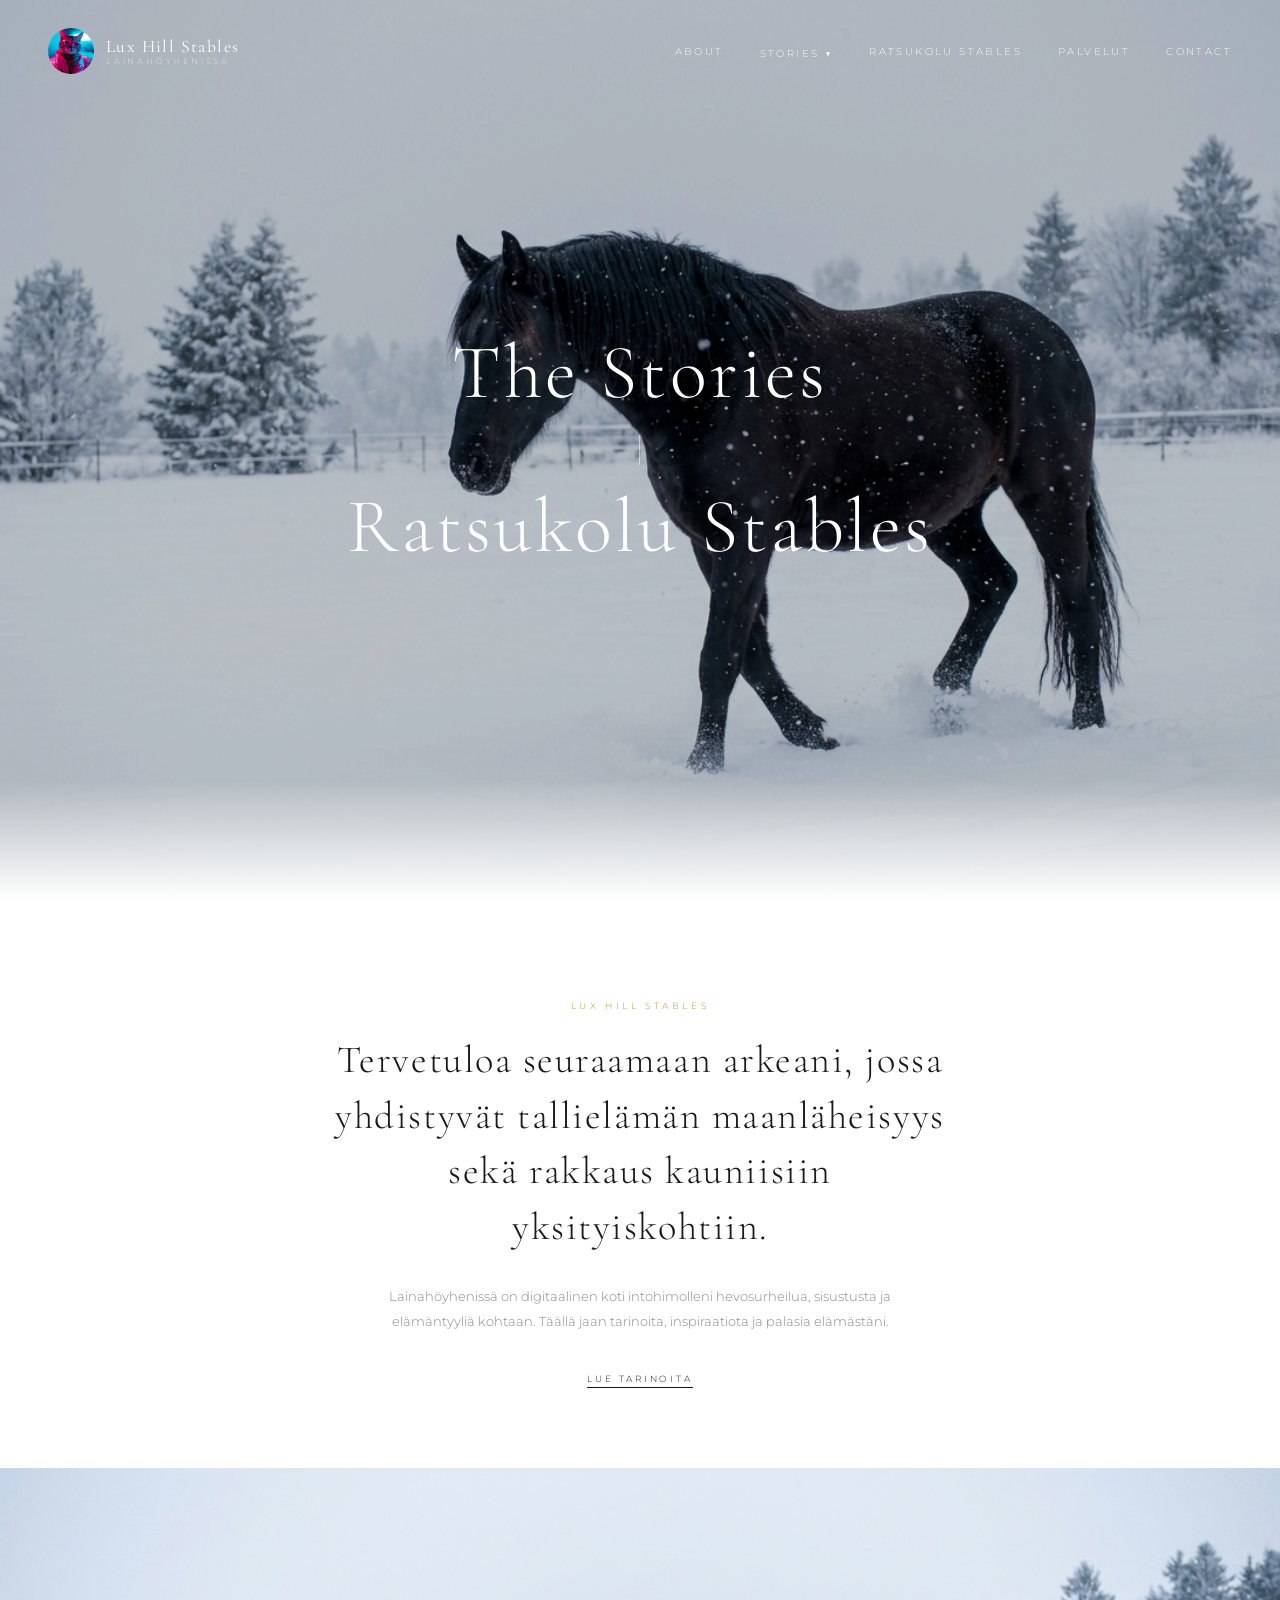
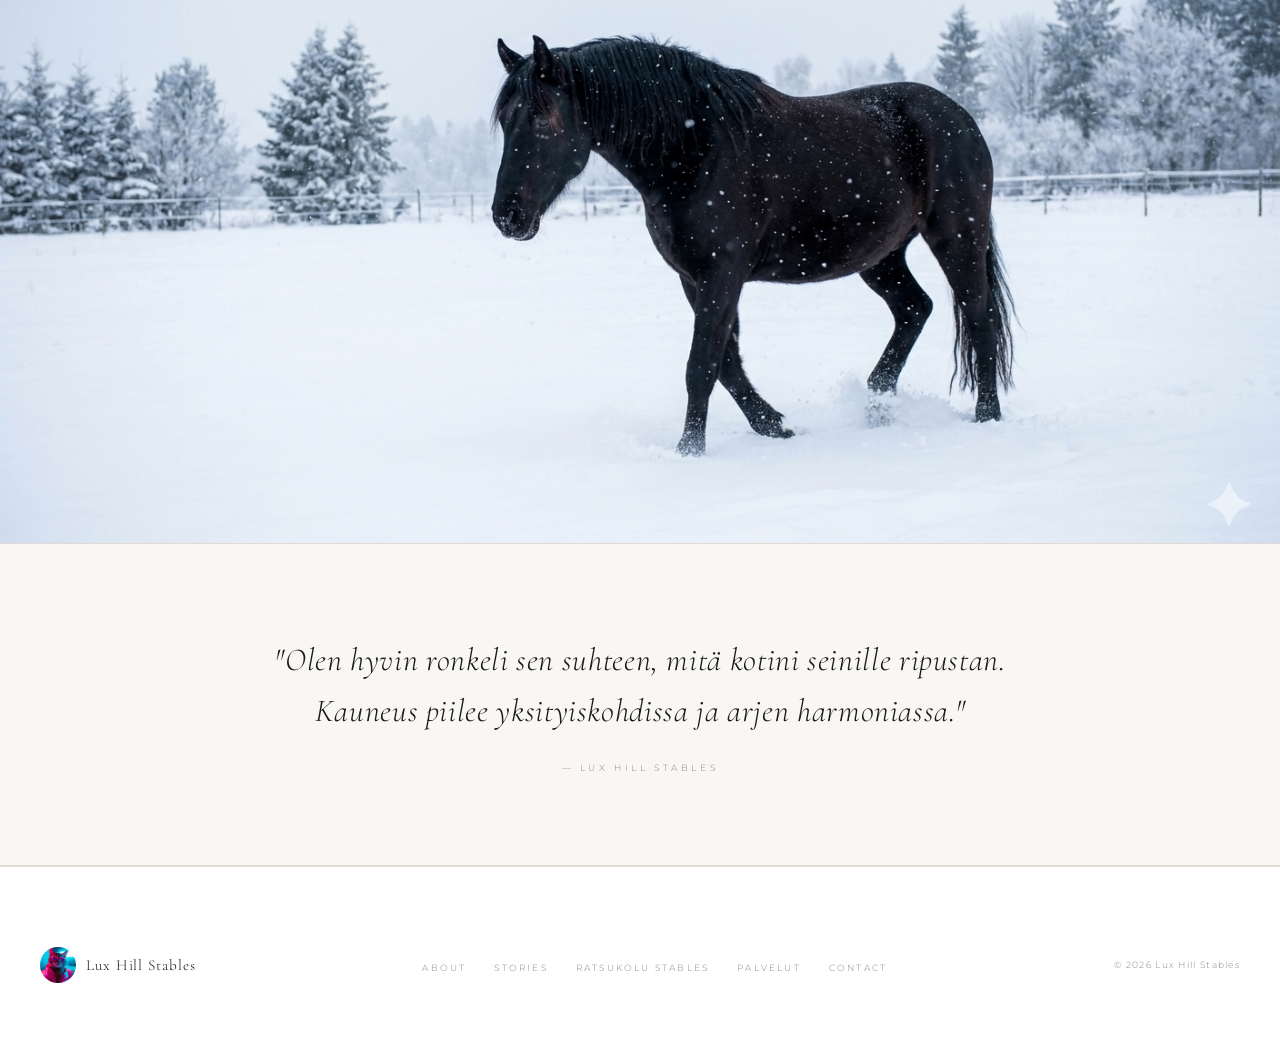
<file: index.html>
<!DOCTYPE html>
<html lang="fi">
<head>
  <meta charset="UTF-8" />
  <meta name="viewport" content="width=device-width, initial-scale=1.0" />
  <meta name="description" content="Lux Hill Stables – Lainahöyhenissä. Equestrian lifestyle, interior inspiration and stories from the stables." />
  <title>Lux Hill Stables – Lainahöyhenissä</title>
  <link rel="icon" type="image/jpeg" href="assets/img/logo.jpg" />
  <link rel="stylesheet" href="css/styles.css" />
</head>
<body>

  <div class="hero-bg">
    <img src="assets/img/hero-bg.jpg" alt="Background" onerror="this.src='https://images.unsplash.com/photo-1558618666-fcd25c85cd64?w=1800&q=85'" />
  </div>

  <nav id="mainNav">
    <a href="index.html" class="nav-logo">
      <img src="assets/img/logo.jpg" alt="Lux Hill Stables" onerror="this.src='https://images.unsplash.com/photo-1599839619722-39751411ea63?w=200&q=80'" />
      <div class="nav-logo-name">
        <span class="name-main">Lux Hill Stables</span>
        <span class="name-sub">Lainahöyhenissä</span>
      </div>
    </a>
    <div class="nav-right">
      <a href="about.html">About</a>
      <div class="nav-dropdown">
        <span>Stories &#9660;</span>
        <div class="dropdown-menu">
          <a href="equestrian.html">Equestrian</a>
          <a href="interior.html">Interior</a>
          <a href="lifestyle.html">Lifestyle</a>
          <a href="recipes.html">Recipes</a>
        </div>
      </div>
      <a href="stables.html">Ratsukolu Stables</a>
      <a href="palvelut.html">Palvelut</a>
      <a href="contact.html">Contact</a>
    </div>
    <div class="hamburger" id="hamburger"><span></span><span></span><span></span></div>
  </nav>

  <div class="mobile-menu" id="mobileMenu">
    <span class="mobile-close" id="mobileClose">Close</span>
    <a href="index.html" class="active">Home</a>
    <a href="about.html">About</a>
    <a href="stories.html">Stories</a>
    <a href="stables.html">Ratsukolu Stables</a>
    <a href="palvelut.html">Palvelut</a>
    <a href="contact.html">Contact</a>
  </div>

  <section id="hero" class="full-hero">
    <div class="hero-center fade-in">
      <div class="hero-links">
        <a href="stories.html" class="hero-link">The Stories</a>
        <div class="hero-divider"></div>
        <a href="stables.html" class="hero-link">Ratsukolu Stables</a>
      </div>
    </div>
    <div class="hero-mask"></div>
  </section>

  <main class="page-content full-margin">
    <div class="intro-block">
      <span class="label fade-in">Lux Hill Stables</span>
      <h2 class="fade-in d1">Tervetuloa seuraamaan arkeani, jossa yhdistyvät tallielämän maanläheisyys sekä rakkaus kauniisiin yksityiskohtiin.</h2>
      <p class="fade-in d2">Lainahöyhenissä on digitaalinen koti intohimolleni hevosurheilua, sisustusta ja elämäntyyliä kohtaan. Täällä jaan tarinoita, inspiraatiota ja palasia elämästäni.</p>
      <a href="stories.html" class="text-link fade-in d3">Lue Tarinoita</a>
    </div>

    <img class="full-img fade-in" src="assets/img/intro-full.jpg" alt="Equestrian Lifestyle" onerror="this.src='https://images.unsplash.com/photo-1601584115197-04ecc0da31d7?w=1800&q=85'" loading="lazy" />

    <div class="quote-strip fade-in">
      <blockquote>"Olen hyvin ronkeli sen suhteen, mitä kotini seinille ripustan. Kauneus piilee yksityiskohdissa ja arjen harmoniassa."</blockquote>
      <cite>&#8212; Lux Hill Stables</cite>
    </div>
  </main>

  <footer class="contact-footer">
    <div class="footer-bottom">
      <a href="index.html" class="footer-bottom-logo">
        <img src="assets/img/logo.jpg" alt="Lux Hill Stables" onerror="this.src='https://images.unsplash.com/photo-1599839619722-39751411ea63?w=100&q=80'" />
        <span>Lux Hill Stables</span>
      </a>
      <ul class="footer-nav">
        <li><a href="about.html">About</a></li>
        <li><a href="stories.html">Stories</a></li>
        <li><a href="stables.html">Ratsukolu Stables</a></li>
        <li><a href="palvelut.html">Palvelut</a></li>
        <li><a href="contact.html">Contact</a></li>
      </ul>
      <span class="footer-copy">&copy; <span id="year"></span> Lux Hill Stables</span>
    </div>
  </footer>

  <script src="js/main.js"></script>
</body>
</html>
</file>
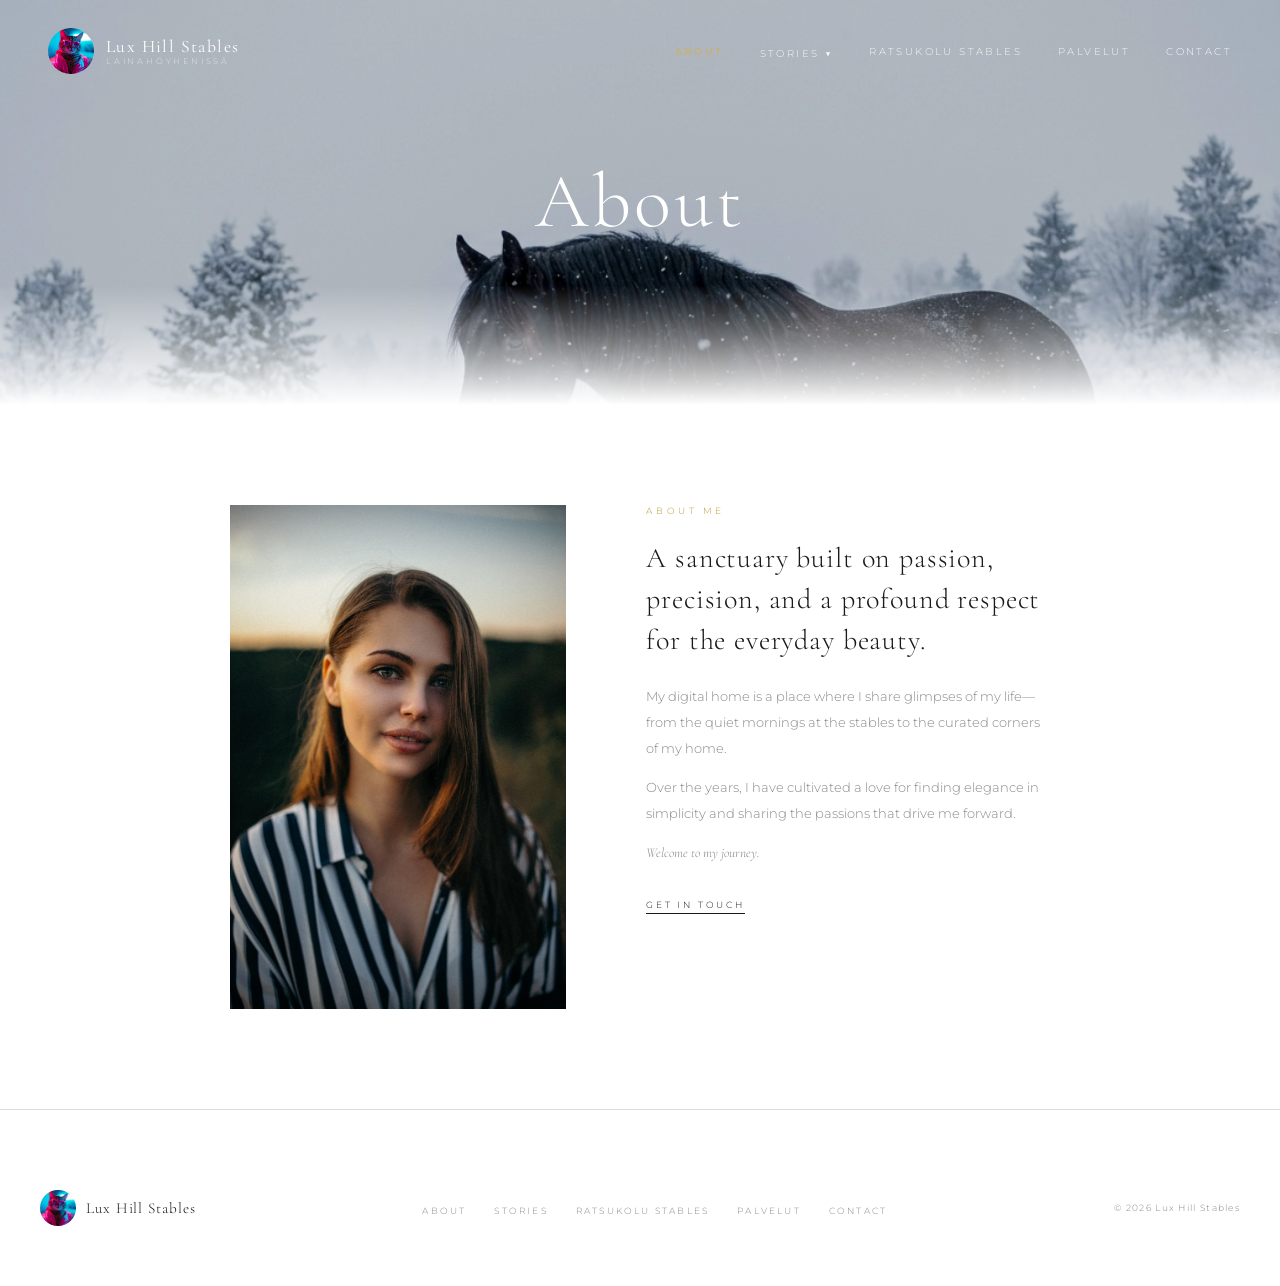
<file: about.html>
<!DOCTYPE html>
<html lang="fi">
<head>
  <meta charset="UTF-8" />
  <meta name="viewport" content="width=device-width, initial-scale=1.0" />
  <meta name="description" content="About Lux Hill Stables – Equestrian lifestyle blogger and horse owner." />
  <title>About – Lux Hill Stables</title>
  <link rel="icon" type="image/jpeg" href="assets/img/logo.jpg" />
  <link rel="stylesheet" href="css/styles.css" />
</head>
<body>

  <div class="hero-bg">
    <img src="assets/img/hero-bg.jpg" alt="Background" onerror="this.src='https://images.unsplash.com/photo-1558618666-fcd25c85cd64?w=1800&q=85'" />
  </div>

  <nav id="mainNav">
    <a href="index.html" class="nav-logo">
      <img src="assets/img/logo.jpg" alt="Lux Hill Stables" onerror="this.src='https://images.unsplash.com/photo-1599839619722-39751411ea63?w=200&q=80'" />
      <div class="nav-logo-name">
        <span class="name-main">Lux Hill Stables</span>
        <span class="name-sub">Lainahöyhenissä</span>
      </div>
    </a>
    <div class="nav-right">
      <a href="about.html" class="active">About</a>
      <div class="nav-dropdown">
        <span>Stories &#9660;</span>
        <div class="dropdown-menu"><div class="dropdown-menu-inner">
          <a href="equestrian.html">Equestrian</a>
          <a href="interior.html">Interior</a>
          <a href="lifestyle.html">Lifestyle</a>
          <a href="recipes.html">Recipes</a>
        </div></div>
      </div>
      <a href="stables.html">Ratsukolu Stables</a>
      <a href="palvelut.html">Palvelut</a>
      <a href="contact.html">Contact</a>
    </div>
    <div class="hamburger" id="hamburger"><span></span><span></span><span></span></div>
  </nav>

  <div class="mobile-menu" id="mobileMenu">
    <span class="mobile-close" id="mobileClose">Close</span>
    <a href="index.html">Home</a>
    <a href="about.html" class="active">About</a>
    <a href="stories.html">Stories</a>
    <a href="stables.html">Ratsukolu Stables</a>
    <a href="palvelut.html">Palvelut</a>
    <a href="contact.html">Contact</a>
  </div>

  <section id="hero" class="mini-hero">
    <div class="hero-center fade-in">
      <span class="hero-link">About</span>
    </div>
    <div class="hero-mask"></div>
  </section>

  <main class="page-content mini-margin">
    <div class="about-section">
      <div class="about-img-wrap fade-in">
        <img src="assets/img/about-me.jpg" alt="Lux Hill Stables Portrait" onerror="this.src='https://images.unsplash.com/photo-1544005313-94ddf0286df2?w=800&q=80'" />
      </div>
      <div class="about-text fade-in d1">
        <span class="label">About Me</span>
        <h2>A sanctuary built on passion, precision, and a profound respect for the everyday beauty.</h2>
        <p>My digital home is a place where I share glimpses of my life—from the quiet mornings at the stables to the curated corners of my home.</p>
        <p>Over the years, I have cultivated a love for finding elegance in simplicity and sharing the passions that drive me forward.</p>
        <p><em>Welcome to my journey.</em></p>
        <a href="contact.html" class="text-link" style="margin-top:18px">Get in touch</a>
      </div>
    </div>
  </main>

  <footer class="contact-footer">
    <div class="footer-bottom">
      <a href="index.html" class="footer-bottom-logo">
        <img src="assets/img/logo.jpg" alt="Lux Hill Stables" onerror="this.src='https://images.unsplash.com/photo-1599839619722-39751411ea63?w=100&q=80'" />
        <span>Lux Hill Stables</span>
      </a>
      <ul class="footer-nav">
        <li><a href="about.html">About</a></li>
        <li><a href="stories.html">Stories</a></li>
        <li><a href="stables.html">Ratsukolu Stables</a></li>
        <li><a href="palvelut.html">Palvelut</a></li>
        <li><a href="contact.html">Contact</a></li>
      </ul>
      <span class="footer-copy">&copy; <span id="year"></span> Lux Hill Stables</span>
    </div>
  </footer>

  <script src="js/main.js"></script>
</body>
</html>
</file>
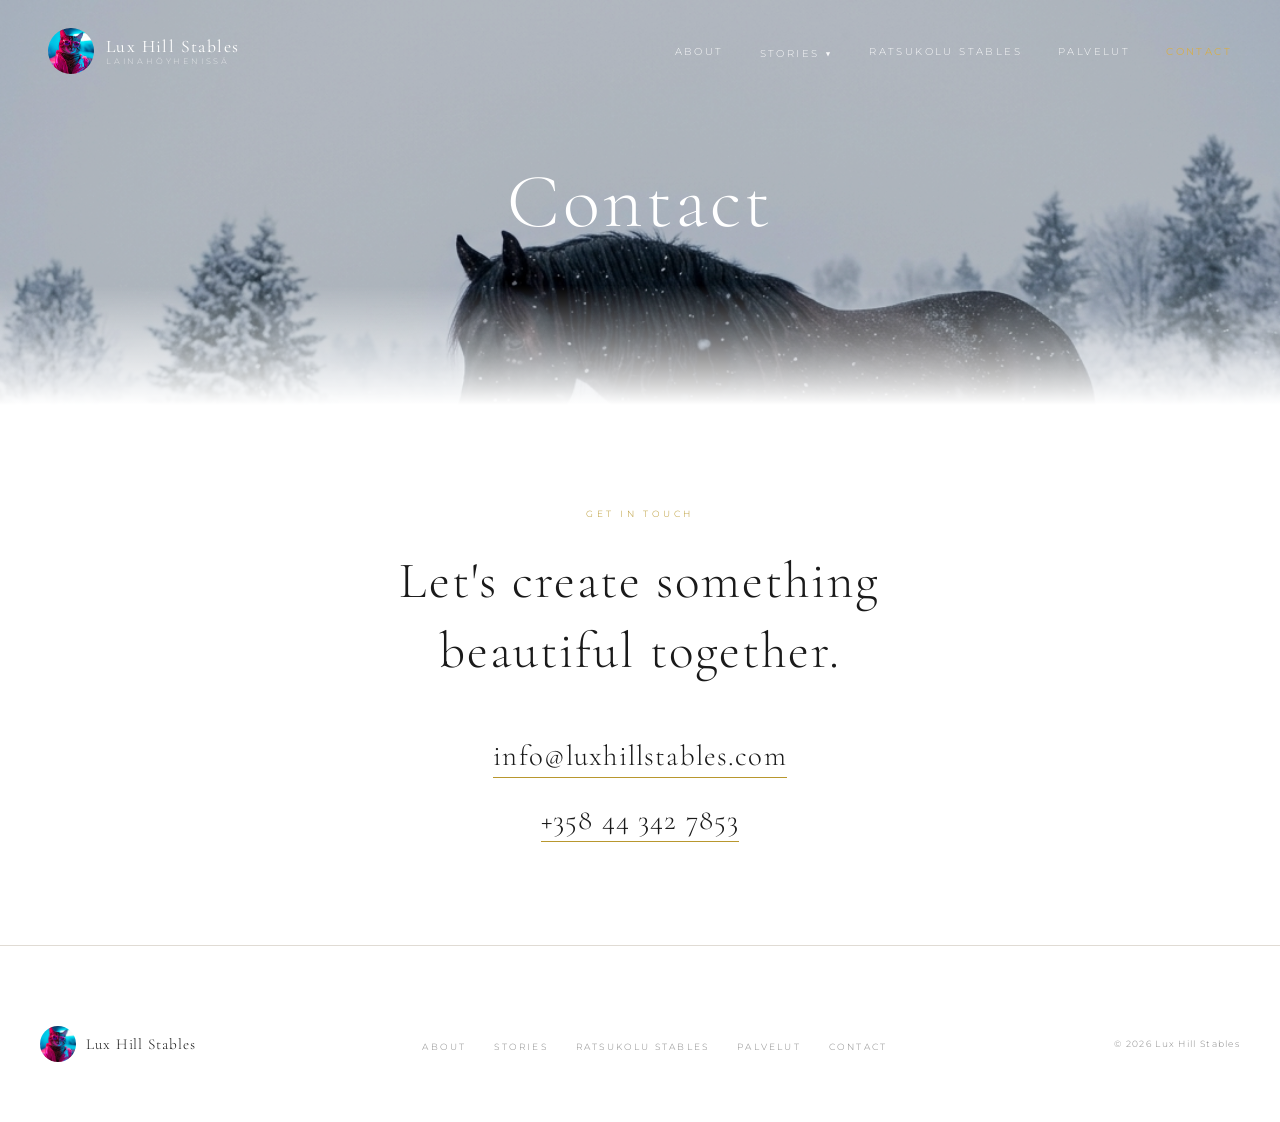
<file: contact.html>
<!DOCTYPE html>
<html lang="fi">
<head>
  <meta charset="UTF-8" />
  <meta name="viewport" content="width=device-width, initial-scale=1.0" />
  <meta name="description" content="Contact Lux Hill Stables – Get in touch about stables, training and collaborations." />
  <title>Contact – Lux Hill Stables</title>
  <link rel="icon" type="image/jpeg" href="assets/img/logo.jpg" />
  <link rel="stylesheet" href="css/styles.css" />
</head>
<body>

  <div class="hero-bg">
    <img src="assets/img/hero-bg.jpg" alt="Background" onerror="this.src='https://images.unsplash.com/photo-1558618666-fcd25c85cd64?w=1800&q=85'" />
  </div>

  <nav id="mainNav">
    <a href="index.html" class="nav-logo">
      <img src="assets/img/logo.jpg" alt="Lux Hill Stables" onerror="this.src='https://images.unsplash.com/photo-1599839619722-39751411ea63?w=200&q=80'" />
      <div class="nav-logo-name">
        <span class="name-main">Lux Hill Stables</span>
        <span class="name-sub">Lainahöyhenissä</span>
      </div>
    </a>
    <div class="nav-right">
      <a href="about.html">About</a>
      <div class="nav-dropdown">
        <span>Stories &#9660;</span>
        <div class="dropdown-menu"><div class="dropdown-menu-inner">
          <a href="equestrian.html">Equestrian</a>
          <a href="interior.html">Interior</a>
          <a href="lifestyle.html">Lifestyle</a>
          <a href="recipes.html">Recipes</a>
        </div></div>
      </div>
      <a href="stables.html">Ratsukolu Stables</a>
      <a href="palvelut.html">Palvelut</a>
      <a href="contact.html" class="active">Contact</a>
    </div>
    <div class="hamburger" id="hamburger"><span></span><span></span><span></span></div>
  </nav>

  <div class="mobile-menu" id="mobileMenu">
    <span class="mobile-close" id="mobileClose">Close</span>
    <a href="index.html">Home</a>
    <a href="about.html">About</a>
    <a href="stories.html">Stories</a>
    <a href="stables.html">Ratsukolu Stables</a>
    <a href="palvelut.html">Palvelut</a>
    <a href="contact.html" class="active">Contact</a>
  </div>

  <section id="hero" class="mini-hero">
    <div class="hero-center">
      <span class="hero-link">Contact</span>
    </div>
    <div class="hero-mask"></div>
  </section>

  <main class="page-content mini-margin">
    <div class="contact-page">
      <span class="label">Get in Touch</span>
      <h2>Let's create something<br>beautiful together.</h2>
      <div class="contact-items">
        <a href="mailto:info@luxhillstables.com">info@luxhillstables.com</a>
        <a href="tel:+358443427853">+358 44 342 7853</a>
      </div>
    </div>
  </main>

  <footer class="contact-footer">
    <div class="footer-bottom">
      <a href="index.html" class="footer-bottom-logo">
        <img src="assets/img/logo.jpg" alt="Lux Hill Stables" onerror="this.src='https://images.unsplash.com/photo-1599839619722-39751411ea63?w=100&q=80'" />
        <span>Lux Hill Stables</span>
      </a>
      <ul class="footer-nav">
        <li><a href="about.html">About</a></li>
        <li><a href="stories.html">Stories</a></li>
        <li><a href="stables.html">Ratsukolu Stables</a></li>
        <li><a href="palvelut.html">Palvelut</a></li>
        <li><a href="contact.html">Contact</a></li>
      </ul>
      <span class="footer-copy">&copy; <span id="year"></span> Lux Hill Stables</span>
    </div>
  </footer>

  <script src="js/main.js"></script>
</body>
</html>
</file>
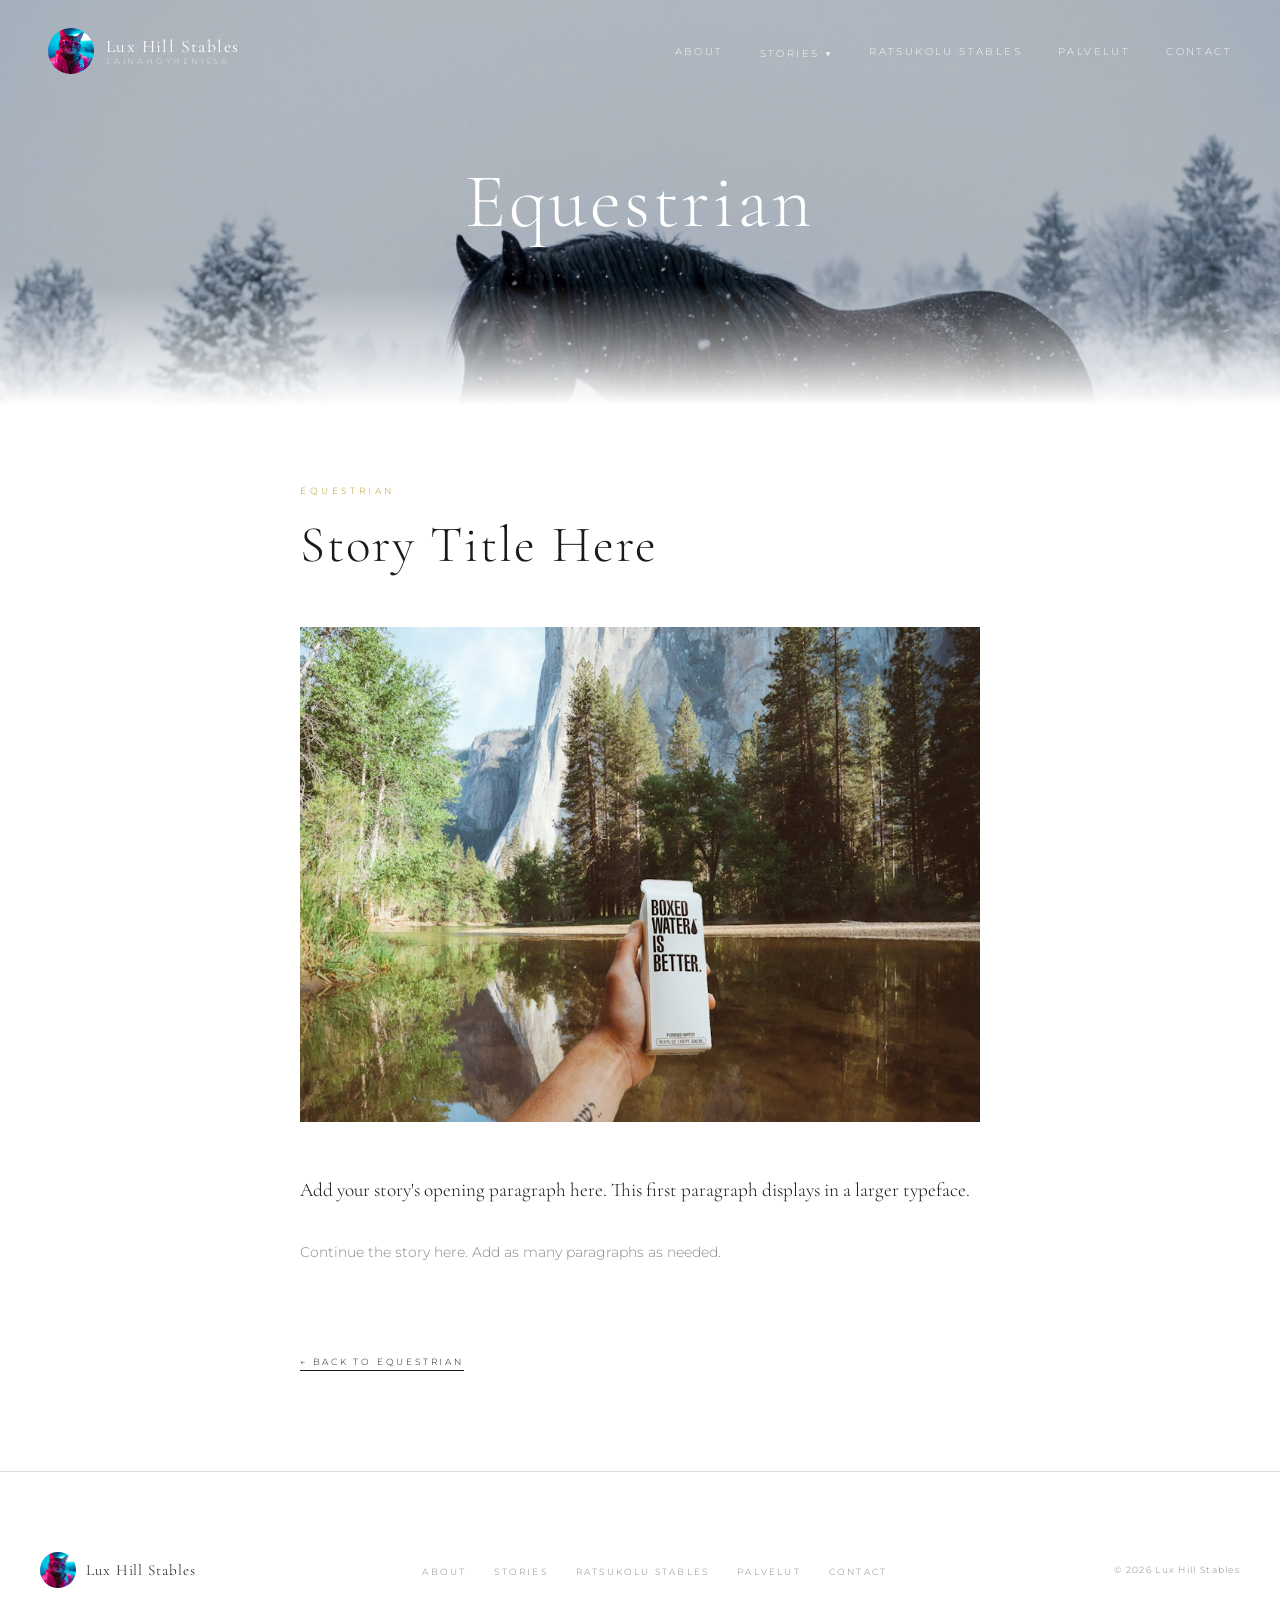
<file: equestrian-story.html>
<!DOCTYPE html>
<html lang="fi">
<head>
  <meta charset="UTF-8" />
  <meta name="viewport" content="width=device-width, initial-scale=1.0" />
  <meta name="description" content="Equestrian Story – Lux Hill Stables." />
  <title>Equestrian Story – Lux Hill Stables</title>
  <link rel="icon" type="image/jpeg" href="assets/img/logo.jpg" />
  <link rel="stylesheet" href="css/styles.css" />
</head>
<body>

  <div class="hero-bg">
    <img src="assets/img/hero-bg.jpg" alt="Background" onerror="this.src='https://images.unsplash.com/photo-1558618666-fcd25c85cd64?w=1800&q=85'" />
  </div>

  <nav id="mainNav">
    <a href="index.html" class="nav-logo">
      <img src="assets/img/logo.jpg" alt="Lux Hill Stables" onerror="this.src='https://images.unsplash.com/photo-1599839619722-39751411ea63?w=200&q=80'" />
      <div class="nav-logo-name">
        <span class="name-main">Lux Hill Stables</span>
        <span class="name-sub">Lainahöyhenissä</span>
      </div>
    </a>
    <div class="nav-right">
      <a href="about.html">About</a>
      <div class="nav-dropdown">
        <span class="active">Stories &#9660;</span>
        <div class="dropdown-menu"><div class="dropdown-menu-inner">
          <a href="equestrian.html" class="active">Equestrian</a>
          <a href="interior.html">Interior</a>
          <a href="lifestyle.html">Lifestyle</a>
          <a href="recipes.html">Recipes</a>
        </div></div>
      </div>
      <a href="stables.html">Ratsukolu Stables</a>
      <a href="palvelut.html">Palvelut</a>
      <a href="contact.html">Contact</a>
    </div>
    <div class="hamburger" id="hamburger"><span></span><span></span><span></span></div>
  </nav>

  <div class="mobile-menu" id="mobileMenu">
    <span class="mobile-close" id="mobileClose">Close</span>
    <a href="index.html">Home</a>
    <a href="about.html">About</a>
    <a href="stories.html" class="active">Stories</a>
    <a href="stables.html">Ratsukolu Stables</a>
    <a href="palvelut.html">Palvelut</a>
    <a href="contact.html">Contact</a>
  </div>

  <section id="hero" class="mini-hero">
    <div class="hero-center fade-in">
      <span class="hero-link">Equestrian</span>
    </div>
    <div class="hero-mask"></div>
  </section>

  <main class="page-content mini-margin">
    <article class="story-article">
      <span class="label fade-in">Equestrian</span>
      <!-- Replace with the story title -->
      <h1 class="fade-in d1">Story Title Here</h1>
      <!-- Replace with story image: assets/img/equestrian-1.jpg (or equestrian-2.jpg / equestrian-3.jpg) -->
      <img class="story-img fade-in d2" src="assets/img/equestrian-1.jpg" alt="Equestrian Story"
        onerror="this.src='https://images.unsplash.com/photo-1553531384-cc64ac80f931?w=1200&q=85'" loading="lazy" />
      <div class="story-body fade-in d3">
        <!-- Replace with story content paragraphs -->
        <p>Add your story's opening paragraph here. This first paragraph displays in a larger typeface.</p>
        <p>Continue the story here. Add as many paragraphs as needed.</p>
      </div>
      <a href="equestrian.html" class="text-link story-back fade-in">&#8592; Back to Equestrian</a>
    </article>
  </main>

  <footer class="contact-footer">
    <div class="footer-bottom">
      <a href="index.html" class="footer-bottom-logo">
        <img src="assets/img/logo.jpg" alt="Lux Hill Stables" onerror="this.src='https://images.unsplash.com/photo-1599839619722-39751411ea63?w=100&q=80'" />
        <span>Lux Hill Stables</span>
      </a>
      <ul class="footer-nav">
        <li><a href="about.html">About</a></li>
        <li><a href="stories.html">Stories</a></li>
        <li><a href="stables.html">Ratsukolu Stables</a></li>
        <li><a href="palvelut.html">Palvelut</a></li>
        <li><a href="contact.html">Contact</a></li>
      </ul>
      <span class="footer-copy">&copy; <span id="year"></span> Lux Hill Stables</span>
    </div>
  </footer>

  <script src="js/main.js"></script>
</body>
</html>
</file>
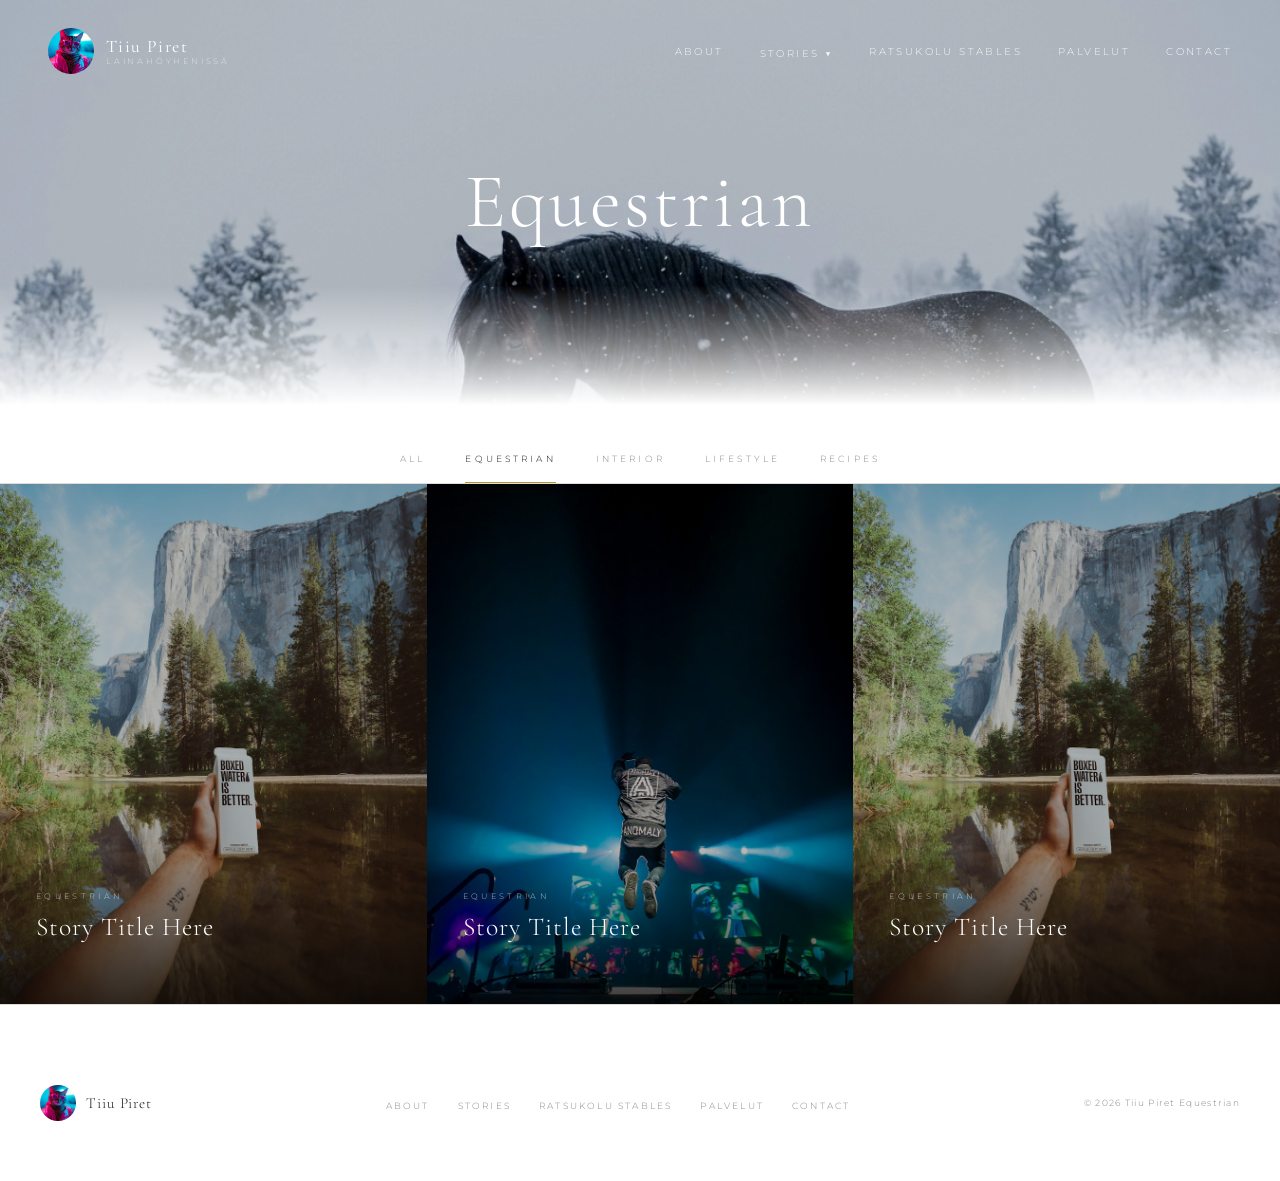
<file: equestrian.html>
<!DOCTYPE html>
<html lang="fi">
<head>
  <meta charset="UTF-8" />
  <meta name="viewport" content="width=device-width, initial-scale=1.0" />
  <meta name="description" content="Equestrian Stories – Tiiu Piret." />
  <title>Equestrian – Tiiu Piret</title>
  <link rel="icon" type="image/jpeg" href="assets/img/logo.jpg" />
  <link rel="stylesheet" href="css/styles.css" />
</head>
<body>

  <div class="hero-bg">
    <img src="assets/img/hero-bg.jpg" alt="Background" onerror="this.src='https://images.unsplash.com/photo-1558618666-fcd25c85cd64?w=1800&q=85'" />
  </div>

  <nav id="mainNav">
    <a href="index.html" class="nav-logo">
      <img src="assets/img/logo.jpg" alt="Tiiu Piret" onerror="this.src='https://images.unsplash.com/photo-1599839619722-39751411ea63?w=200&q=80'" />
      <div class="nav-logo-name">
        <span class="name-main">Tiiu Piret</span>
        <span class="name-sub">Lainahöyhenissä</span>
      </div>
    </a>
    <div class="nav-right">
      <a href="about.html">About</a>
      <div class="nav-dropdown">
        <span class="active">Stories &#9660;</span>
        <div class="dropdown-menu">
          <a href="equestrian.html" class="active">Equestrian</a>
          <a href="interior.html">Interior</a>
          <a href="lifestyle.html">Lifestyle</a>
          <a href="recipes.html">Recipes</a>
        </div>
      </div>
      <a href="stables.html">Ratsukolu Stables</a>
      <a href="palvelut.html">Palvelut</a>
      <a href="contact.html">Contact</a>
    </div>
    <div class="hamburger" id="hamburger"><span></span><span></span><span></span></div>
  </nav>

  <div class="mobile-menu" id="mobileMenu">
    <span class="mobile-close" id="mobileClose">Close</span>
    <a href="index.html">Home</a>
    <a href="about.html">About</a>
    <a href="stories.html" class="active">Stories</a>
    <a href="stables.html">Ratsukolu Stables</a>
    <a href="palvelut.html">Palvelut</a>
    <a href="contact.html">Contact</a>
  </div>

  <section id="hero" class="mini-hero">
    <div class="hero-center fade-in">
      <span class="hero-link">Equestrian</span>
    </div>
    <div class="hero-mask"></div>
  </section>

  <main class="page-content mini-margin">

    <div class="category-strip fade-in">
      <a href="stories.html">All</a>
      <a href="equestrian.html" class="active">Equestrian</a>
      <a href="interior.html">Interior</a>
      <a href="lifestyle.html">Lifestyle</a>
      <a href="recipes.html">Recipes</a>
    </div>

    <div class="three-cards">

      <!-- STORY 1 — replace image: assets/img/equestrian-1.jpg -->
      <div class="story-card fade-in">
        <img src="assets/img/equestrian-1.jpg" alt="Story 1" loading="lazy"
          onerror="this.src='https://images.unsplash.com/photo-1553531384-cc64ac80f931?w=700&q=80'" />
        <div class="story-card-body">
          <span class="story-card-label">Equestrian</span>
          <a href="#" class="story-card-title">Story Title Here</a>
          <span class="story-card-arrow">Read Story &rarr;</span>
        </div>
      </div>

      <!-- STORY 2 — replace image: assets/img/equestrian-2.jpg -->
      <div class="story-card fade-in d1">
        <img src="assets/img/equestrian-2.jpg" alt="Story 2" loading="lazy"
          onerror="this.src='https://images.unsplash.com/photo-1599839619722-39751411ea63?w=700&q=80'" />
        <div class="story-card-body">
          <span class="story-card-label">Equestrian</span>
          <a href="#" class="story-card-title">Story Title Here</a>
          <span class="story-card-arrow">Read Story &rarr;</span>
        </div>
      </div>

      <!-- STORY 3 — replace image: assets/img/equestrian-3.jpg -->
      <div class="story-card fade-in d2">
        <img src="assets/img/equestrian-3.jpg" alt="Story 3" loading="lazy"
          onerror="this.src='https://images.unsplash.com/photo-1565969846907-7f498b6fc3ee?w=700&q=80'" />
        <div class="story-card-body">
          <span class="story-card-label">Equestrian</span>
          <a href="#" class="story-card-title">Story Title Here</a>
          <span class="story-card-arrow">Read Story &rarr;</span>
        </div>
      </div>

    </div>
  </main>

  <footer class="contact-footer">
    <div class="footer-bottom">
      <a href="index.html" class="footer-bottom-logo">
        <img src="assets/img/logo.jpg" alt="Tiiu Piret" onerror="this.src='https://images.unsplash.com/photo-1599839619722-39751411ea63?w=100&q=80'" />
        <span>Tiiu Piret</span>
      </a>
      <ul class="footer-nav">
        <li><a href="about.html">About</a></li>
        <li><a href="stories.html">Stories</a></li>
        <li><a href="stables.html">Ratsukolu Stables</a></li>
        <li><a href="palvelut.html">Palvelut</a></li>
        <li><a href="contact.html">Contact</a></li>
      </ul>
      <span class="footer-copy">&copy; <span id="year"></span> Tiiu Piret Equestrian</span>
    </div>
  </footer>

  <script src="js/main.js"></script>
</body>
</html>
</file>
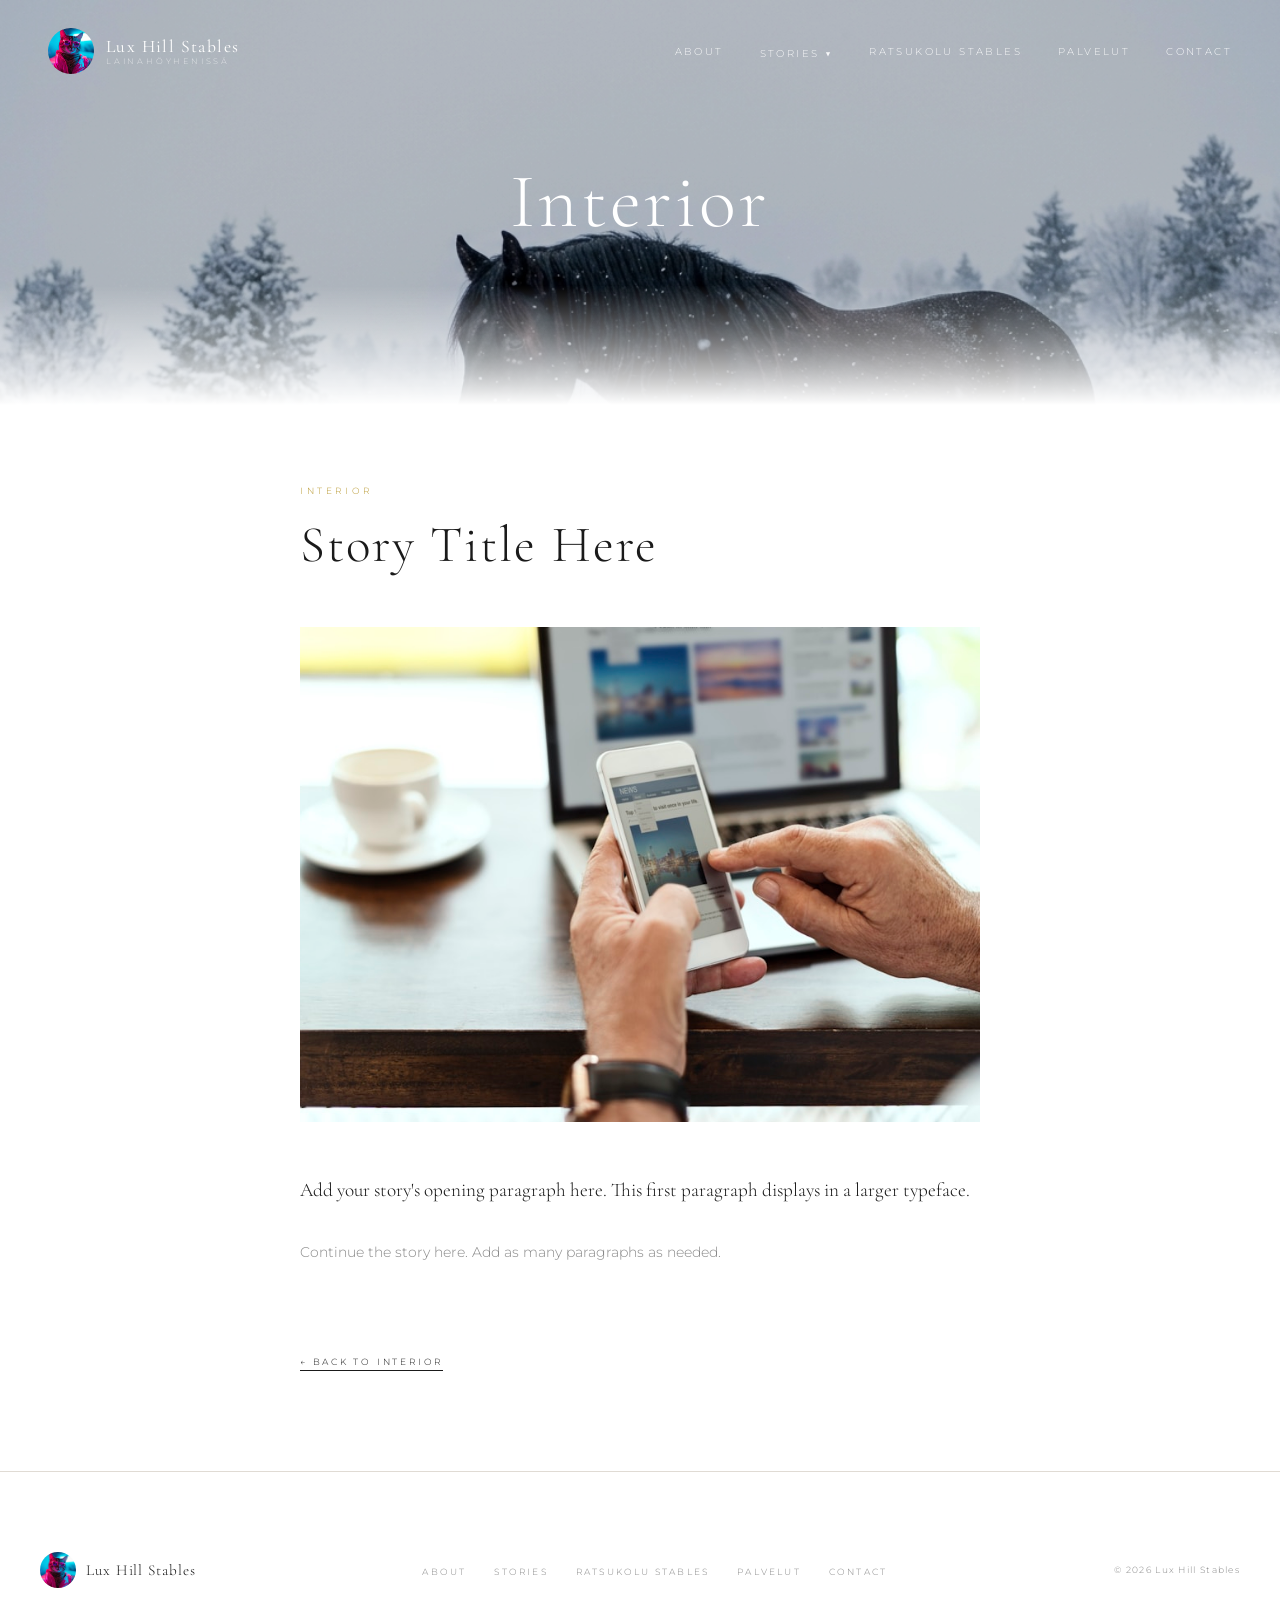
<file: interior-story.html>
<!DOCTYPE html>
<html lang="fi">
<head>
  <meta charset="UTF-8" />
  <meta name="viewport" content="width=device-width, initial-scale=1.0" />
  <meta name="description" content="Interior Story – Lux Hill Stables." />
  <title>Interior Story – Lux Hill Stables</title>
  <link rel="icon" type="image/jpeg" href="assets/img/logo.jpg" />
  <link rel="stylesheet" href="css/styles.css" />
</head>
<body>

  <div class="hero-bg">
    <img src="assets/img/hero-bg.jpg" alt="Background" onerror="this.src='https://images.unsplash.com/photo-1558618666-fcd25c85cd64?w=1800&q=85'" />
  </div>

  <nav id="mainNav">
    <a href="index.html" class="nav-logo">
      <img src="assets/img/logo.jpg" alt="Lux Hill Stables" onerror="this.src='https://images.unsplash.com/photo-1599839619722-39751411ea63?w=200&q=80'" />
      <div class="nav-logo-name">
        <span class="name-main">Lux Hill Stables</span>
        <span class="name-sub">Lainahöyhenissä</span>
      </div>
    </a>
    <div class="nav-right">
      <a href="about.html">About</a>
      <div class="nav-dropdown">
        <span class="active">Stories &#9660;</span>
        <div class="dropdown-menu"><div class="dropdown-menu-inner">
          <a href="equestrian.html">Equestrian</a>
          <a href="interior.html" class="active">Interior</a>
          <a href="lifestyle.html">Lifestyle</a>
          <a href="recipes.html">Recipes</a>
        </div></div>
      </div>
      <a href="stables.html">Ratsukolu Stables</a>
      <a href="palvelut.html">Palvelut</a>
      <a href="contact.html">Contact</a>
    </div>
    <div class="hamburger" id="hamburger"><span></span><span></span><span></span></div>
  </nav>

  <div class="mobile-menu" id="mobileMenu">
    <span class="mobile-close" id="mobileClose">Close</span>
    <a href="index.html">Home</a>
    <a href="about.html">About</a>
    <a href="stories.html" class="active">Stories</a>
    <a href="stables.html">Ratsukolu Stables</a>
    <a href="palvelut.html">Palvelut</a>
    <a href="contact.html">Contact</a>
  </div>

  <section id="hero" class="mini-hero">
    <div class="hero-center fade-in">
      <span class="hero-link">Interior</span>
    </div>
    <div class="hero-mask"></div>
  </section>

  <main class="page-content mini-margin">
    <article class="story-article">
      <span class="label fade-in">Interior</span>
      <!-- Replace with the story title -->
      <h1 class="fade-in d1">Story Title Here</h1>
      <!-- Replace with story image: assets/img/interior-1.jpg (or interior-2.jpg / interior-3.jpg) -->
      <img class="story-img fade-in d2" src="assets/img/interior-1.jpg" alt="Interior Story"
        onerror="this.src='https://images.unsplash.com/photo-1595514535316-8a3c4f749ce8?w=1200&q=85'" loading="lazy" />
      <div class="story-body fade-in d3">
        <!-- Replace with story content paragraphs -->
        <p>Add your story's opening paragraph here. This first paragraph displays in a larger typeface.</p>
        <p>Continue the story here. Add as many paragraphs as needed.</p>
      </div>
      <a href="interior.html" class="text-link story-back fade-in">&#8592; Back to Interior</a>
    </article>
  </main>

  <footer class="contact-footer">
    <div class="footer-bottom">
      <a href="index.html" class="footer-bottom-logo">
        <img src="assets/img/logo.jpg" alt="Lux Hill Stables" onerror="this.src='https://images.unsplash.com/photo-1599839619722-39751411ea63?w=100&q=80'" />
        <span>Lux Hill Stables</span>
      </a>
      <ul class="footer-nav">
        <li><a href="about.html">About</a></li>
        <li><a href="stories.html">Stories</a></li>
        <li><a href="stables.html">Ratsukolu Stables</a></li>
        <li><a href="palvelut.html">Palvelut</a></li>
        <li><a href="contact.html">Contact</a></li>
      </ul>
      <span class="footer-copy">&copy; <span id="year"></span> Lux Hill Stables</span>
    </div>
  </footer>

  <script src="js/main.js"></script>
</body>
</html>
</file>
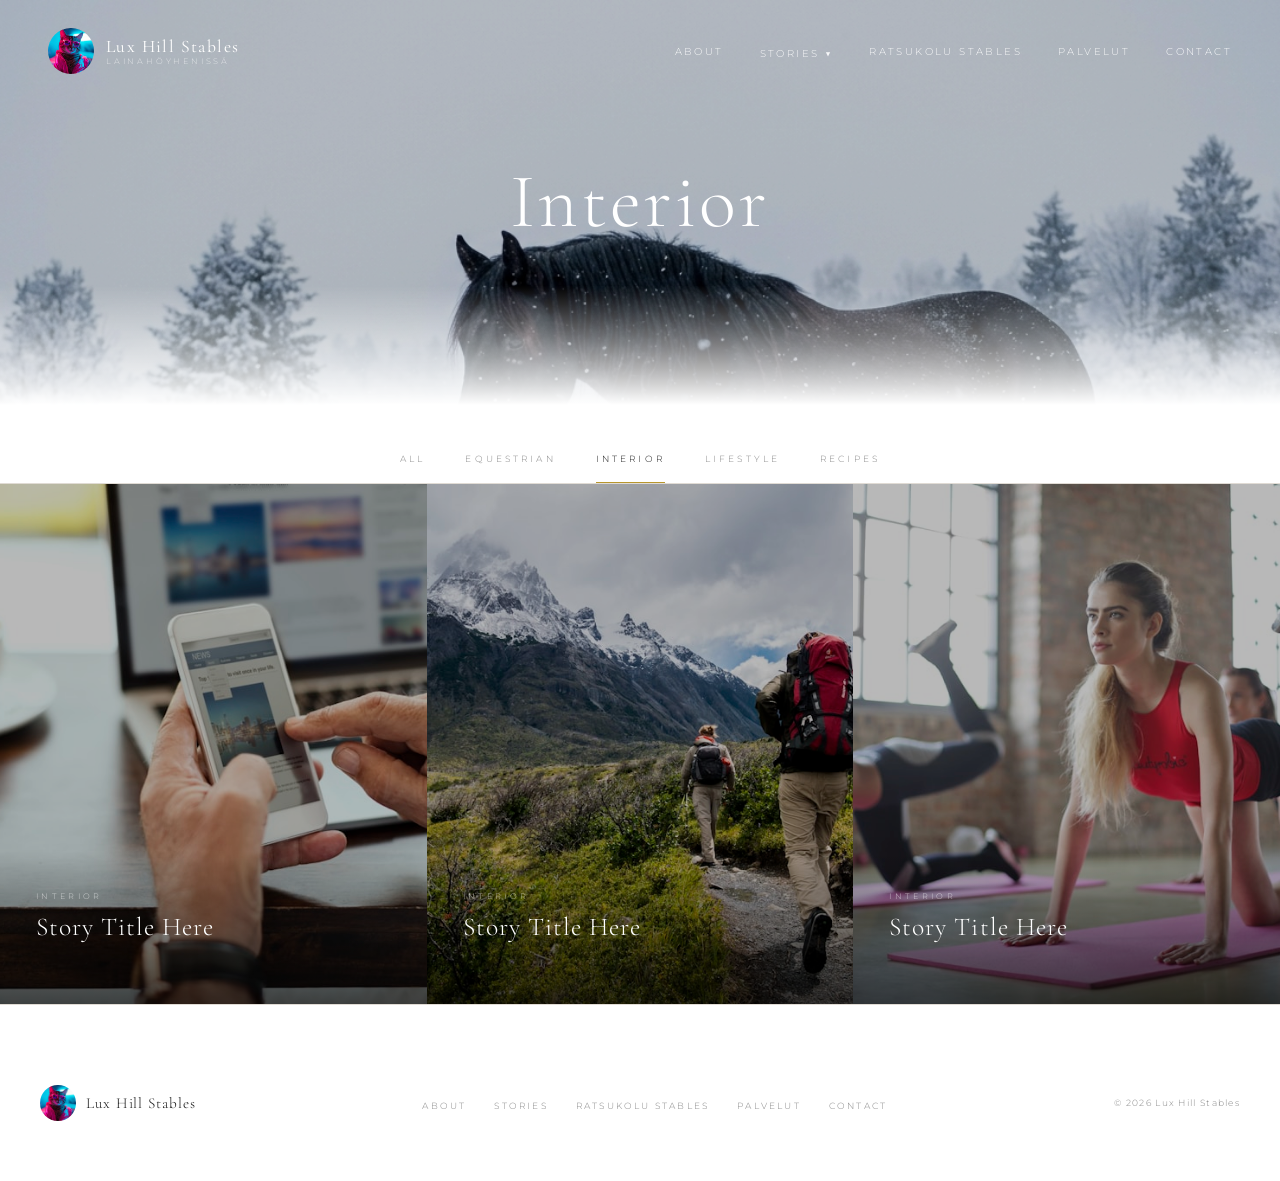
<file: interior.html>
<!DOCTYPE html>
<html lang="fi">
<head>
  <meta charset="UTF-8" />
  <meta name="viewport" content="width=device-width, initial-scale=1.0" />
  <meta name="description" content="Interior Stories – Lux Hill Stables." />
  <title>Interior – Lux Hill Stables</title>
  <link rel="icon" type="image/jpeg" href="assets/img/logo.jpg" />
  <link rel="stylesheet" href="css/styles.css" />
</head>
<body>

  <div class="hero-bg">
    <img src="assets/img/hero-bg.jpg" alt="Background" onerror="this.src='https://images.unsplash.com/photo-1558618666-fcd25c85cd64?w=1800&q=85'" />
  </div>

  <nav id="mainNav">
    <a href="index.html" class="nav-logo">
      <img src="assets/img/logo.jpg" alt="Lux Hill Stables" onerror="this.src='https://images.unsplash.com/photo-1599839619722-39751411ea63?w=200&q=80'" />
      <div class="nav-logo-name">
        <span class="name-main">Lux Hill Stables</span>
        <span class="name-sub">Lainahöyhenissä</span>
      </div>
    </a>
    <div class="nav-right">
      <a href="about.html">About</a>
      <div class="nav-dropdown">
        <span class="active">Stories &#9660;</span>
        <div class="dropdown-menu"><div class="dropdown-menu-inner">
          <a href="equestrian.html">Equestrian</a>
          <a href="interior.html" class="active">Interior</a>
          <a href="lifestyle.html">Lifestyle</a>
          <a href="recipes.html">Recipes</a>
        </div></div>
      </div>
      <a href="stables.html">Ratsukolu Stables</a>
      <a href="palvelut.html">Palvelut</a>
      <a href="contact.html">Contact</a>
    </div>
    <div class="hamburger" id="hamburger"><span></span><span></span><span></span></div>
  </nav>

  <div class="mobile-menu" id="mobileMenu">
    <span class="mobile-close" id="mobileClose">Close</span>
    <a href="index.html">Home</a>
    <a href="about.html">About</a>
    <a href="stories.html" class="active">Stories</a>
    <a href="stables.html">Ratsukolu Stables</a>
    <a href="palvelut.html">Palvelut</a>
    <a href="contact.html">Contact</a>
  </div>

  <section id="hero" class="mini-hero">
    <div class="hero-center fade-in">
      <span class="hero-link">Interior</span>
    </div>
    <div class="hero-mask"></div>
  </section>

  <main class="page-content mini-margin">

    <div class="category-strip fade-in">
      <a href="stories.html">All</a>
      <a href="equestrian.html">Equestrian</a>
      <a href="interior.html" class="active">Interior</a>
      <a href="lifestyle.html">Lifestyle</a>
      <a href="recipes.html">Recipes</a>
    </div>

    <div class="three-cards">

      <!-- STORY 1 — replace image: assets/img/interior-1.jpg -->
      <a href="interior-story.html" class="story-card fade-in">
        <img src="assets/img/interior-1.jpg" alt="Story 1" loading="lazy"
          onerror="this.src='https://images.unsplash.com/photo-1595514535316-8a3c4f749ce8?w=700&q=80'" />
        <div class="story-card-body">
          <span class="story-card-label">Interior</span>
          <span class="story-card-title">Story Title Here</span>
          <span class="story-card-arrow">Read Story &rarr;</span>
        </div>
      </a>

      <!-- STORY 2 — replace image: assets/img/interior-2.jpg -->
      <a href="interior-story.html" class="story-card fade-in d1">
        <img src="assets/img/interior-2.jpg" alt="Story 2" loading="lazy"
          onerror="this.src='https://images.unsplash.com/photo-1600585154340-be6161a56a0c?w=700&q=80'" />
        <div class="story-card-body">
          <span class="story-card-label">Interior</span>
          <span class="story-card-title">Story Title Here</span>
          <span class="story-card-arrow">Read Story &rarr;</span>
        </div>
      </a>

      <!-- STORY 3 — replace image: assets/img/interior-3.jpg -->
      <a href="interior-story.html" class="story-card fade-in d2">
        <img src="assets/img/interior-3.jpg" alt="Story 3" loading="lazy"
          onerror="this.src='https://images.unsplash.com/photo-1551632811-561732d1e306?w=700&q=80'" />
        <div class="story-card-body">
          <span class="story-card-label">Interior</span>
          <span class="story-card-title">Story Title Here</span>
          <span class="story-card-arrow">Read Story &rarr;</span>
        </div>
      </a>

    </div>
  </main>

  <footer class="contact-footer">
    <div class="footer-bottom">
      <a href="index.html" class="footer-bottom-logo">
        <img src="assets/img/logo.jpg" alt="Lux Hill Stables" onerror="this.src='https://images.unsplash.com/photo-1599839619722-39751411ea63?w=100&q=80'" />
        <span>Lux Hill Stables</span>
      </a>
      <ul class="footer-nav">
        <li><a href="about.html">About</a></li>
        <li><a href="stories.html">Stories</a></li>
        <li><a href="stables.html">Ratsukolu Stables</a></li>
        <li><a href="palvelut.html">Palvelut</a></li>
        <li><a href="contact.html">Contact</a></li>
      </ul>
      <span class="footer-copy">&copy; <span id="year"></span> Lux Hill Stables</span>
    </div>
  </footer>

  <script src="js/main.js"></script>
</body>
</html>
</file>
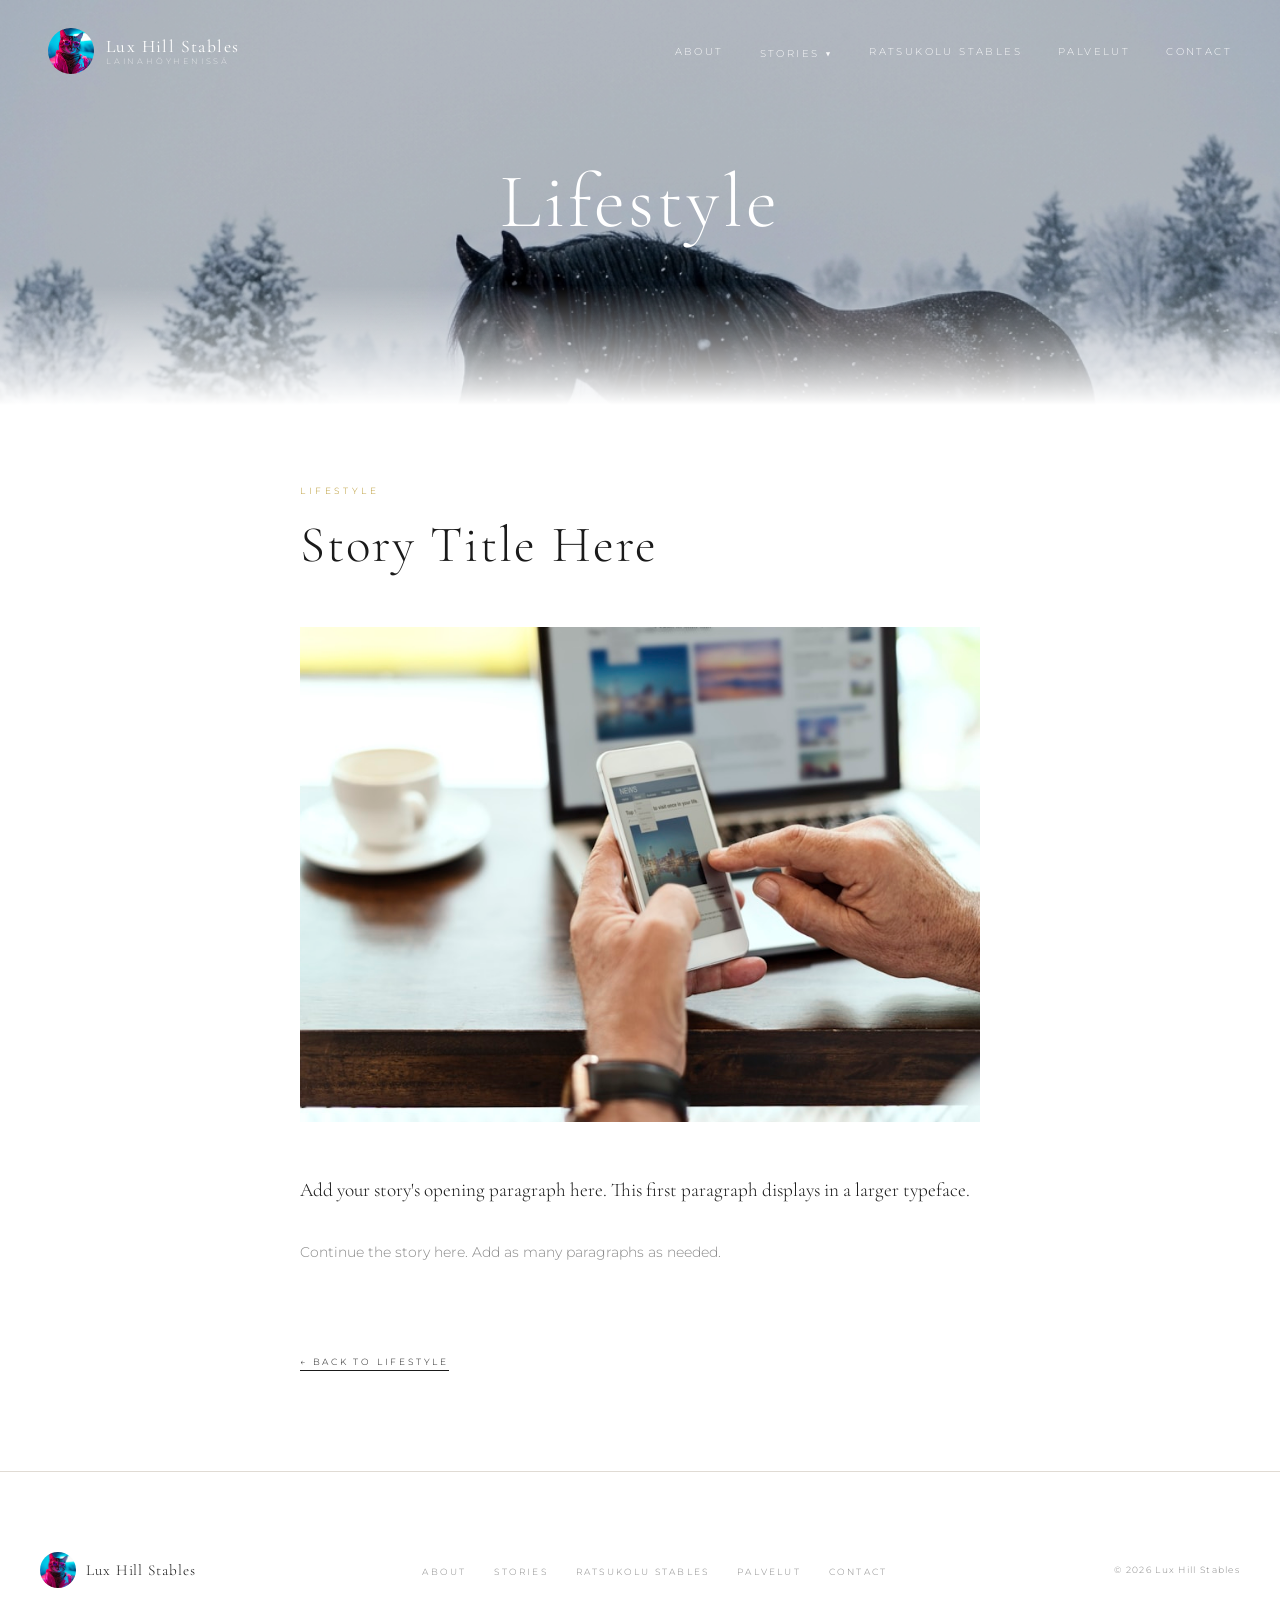
<file: lifestyle-story.html>
<!DOCTYPE html>
<html lang="fi">
<head>
  <meta charset="UTF-8" />
  <meta name="viewport" content="width=device-width, initial-scale=1.0" />
  <meta name="description" content="Lifestyle Story – Lux Hill Stables." />
  <title>Lifestyle Story – Lux Hill Stables</title>
  <link rel="icon" type="image/jpeg" href="assets/img/logo.jpg" />
  <link rel="stylesheet" href="css/styles.css" />
</head>
<body>

  <div class="hero-bg">
    <img src="assets/img/hero-bg.jpg" alt="Background" onerror="this.src='https://images.unsplash.com/photo-1558618666-fcd25c85cd64?w=1800&q=85'" />
  </div>

  <nav id="mainNav">
    <a href="index.html" class="nav-logo">
      <img src="assets/img/logo.jpg" alt="Lux Hill Stables" onerror="this.src='https://images.unsplash.com/photo-1599839619722-39751411ea63?w=200&q=80'" />
      <div class="nav-logo-name">
        <span class="name-main">Lux Hill Stables</span>
        <span class="name-sub">Lainahöyhenissä</span>
      </div>
    </a>
    <div class="nav-right">
      <a href="about.html">About</a>
      <div class="nav-dropdown">
        <span class="active">Stories &#9660;</span>
        <div class="dropdown-menu"><div class="dropdown-menu-inner">
          <a href="equestrian.html">Equestrian</a>
          <a href="interior.html">Interior</a>
          <a href="lifestyle.html" class="active">Lifestyle</a>
          <a href="recipes.html">Recipes</a>
        </div></div>
      </div>
      <a href="stables.html">Ratsukolu Stables</a>
      <a href="palvelut.html">Palvelut</a>
      <a href="contact.html">Contact</a>
    </div>
    <div class="hamburger" id="hamburger"><span></span><span></span><span></span></div>
  </nav>

  <div class="mobile-menu" id="mobileMenu">
    <span class="mobile-close" id="mobileClose">Close</span>
    <a href="index.html">Home</a>
    <a href="about.html">About</a>
    <a href="stories.html" class="active">Stories</a>
    <a href="stables.html">Ratsukolu Stables</a>
    <a href="palvelut.html">Palvelut</a>
    <a href="contact.html">Contact</a>
  </div>

  <section id="hero" class="mini-hero">
    <div class="hero-center fade-in">
      <span class="hero-link">Lifestyle</span>
    </div>
    <div class="hero-mask"></div>
  </section>

  <main class="page-content mini-margin">
    <article class="story-article">
      <span class="label fade-in">Lifestyle</span>
      <!-- Replace with the story title -->
      <h1 class="fade-in d1">Story Title Here</h1>
      <!-- Replace with story image: assets/img/lifestyle-1.jpg (or lifestyle-2.jpg / lifestyle-3.jpg) -->
      <img class="story-img fade-in d2" src="assets/img/lifestyle-1.jpg" alt="Lifestyle Story"
        onerror="this.src='https://images.unsplash.com/photo-1541123437800-141315349d3e?w=1200&q=85'" loading="lazy" />
      <div class="story-body fade-in d3">
        <!-- Replace with story content paragraphs -->
        <p>Add your story's opening paragraph here. This first paragraph displays in a larger typeface.</p>
        <p>Continue the story here. Add as many paragraphs as needed.</p>
      </div>
      <a href="lifestyle.html" class="text-link story-back fade-in">&#8592; Back to Lifestyle</a>
    </article>
  </main>

  <footer class="contact-footer">
    <div class="footer-bottom">
      <a href="index.html" class="footer-bottom-logo">
        <img src="assets/img/logo.jpg" alt="Lux Hill Stables" onerror="this.src='https://images.unsplash.com/photo-1599839619722-39751411ea63?w=100&q=80'" />
        <span>Lux Hill Stables</span>
      </a>
      <ul class="footer-nav">
        <li><a href="about.html">About</a></li>
        <li><a href="stories.html">Stories</a></li>
        <li><a href="stables.html">Ratsukolu Stables</a></li>
        <li><a href="palvelut.html">Palvelut</a></li>
        <li><a href="contact.html">Contact</a></li>
      </ul>
      <span class="footer-copy">&copy; <span id="year"></span> Lux Hill Stables</span>
    </div>
  </footer>

  <script src="js/main.js"></script>
</body>
</html>
</file>
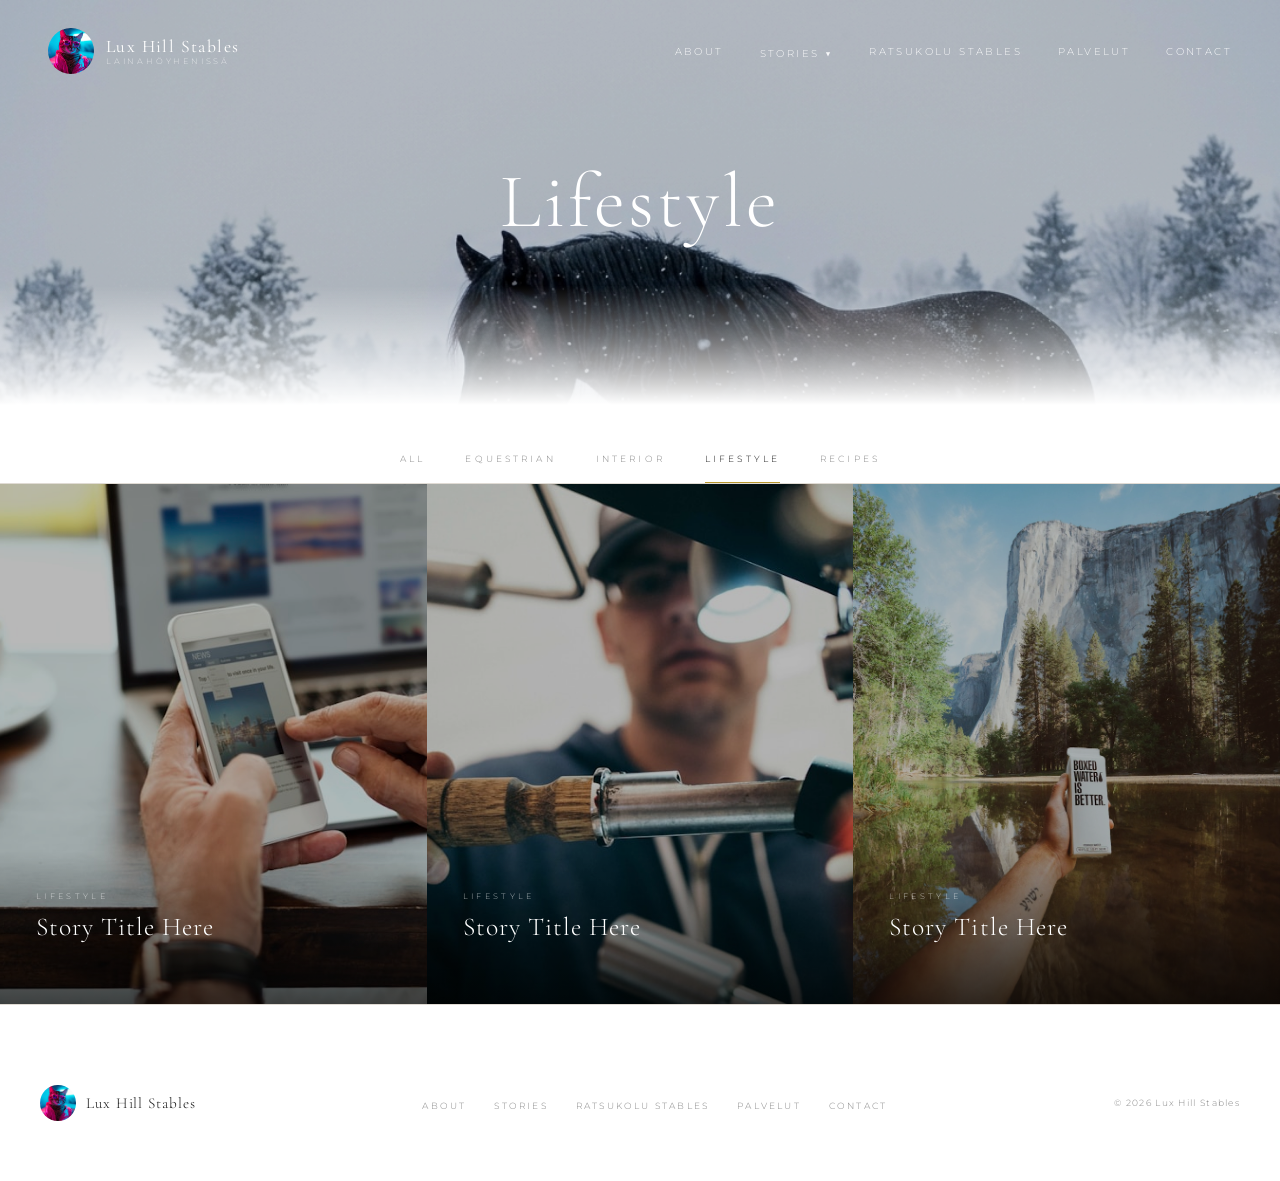
<file: lifestyle.html>
<!DOCTYPE html>
<html lang="fi">
<head>
  <meta charset="UTF-8" />
  <meta name="viewport" content="width=device-width, initial-scale=1.0" />
  <meta name="description" content="Lifestyle Stories – Lux Hill Stables." />
  <title>Lifestyle – Lux Hill Stables</title>
  <link rel="icon" type="image/jpeg" href="assets/img/logo.jpg" />
  <link rel="stylesheet" href="css/styles.css" />
</head>
<body>

  <div class="hero-bg">
    <img src="assets/img/hero-bg.jpg" alt="Background" onerror="this.src='https://images.unsplash.com/photo-1558618666-fcd25c85cd64?w=1800&q=85'" />
  </div>

  <nav id="mainNav">
    <a href="index.html" class="nav-logo">
      <img src="assets/img/logo.jpg" alt="Lux Hill Stables" onerror="this.src='https://images.unsplash.com/photo-1599839619722-39751411ea63?w=200&q=80'" />
      <div class="nav-logo-name">
        <span class="name-main">Lux Hill Stables</span>
        <span class="name-sub">Lainahöyhenissä</span>
      </div>
    </a>
    <div class="nav-right">
      <a href="about.html">About</a>
      <div class="nav-dropdown">
        <span class="active">Stories &#9660;</span>
        <div class="dropdown-menu"><div class="dropdown-menu-inner">
          <a href="equestrian.html">Equestrian</a>
          <a href="interior.html">Interior</a>
          <a href="lifestyle.html" class="active">Lifestyle</a>
          <a href="recipes.html">Recipes</a>
        </div></div>
      </div>
      <a href="stables.html">Ratsukolu Stables</a>
      <a href="palvelut.html">Palvelut</a>
      <a href="contact.html">Contact</a>
    </div>
    <div class="hamburger" id="hamburger"><span></span><span></span><span></span></div>
  </nav>

  <div class="mobile-menu" id="mobileMenu">
    <span class="mobile-close" id="mobileClose">Close</span>
    <a href="index.html">Home</a>
    <a href="about.html">About</a>
    <a href="stories.html" class="active">Stories</a>
    <a href="stables.html">Ratsukolu Stables</a>
    <a href="palvelut.html">Palvelut</a>
    <a href="contact.html">Contact</a>
  </div>

  <section id="hero" class="mini-hero">
    <div class="hero-center fade-in">
      <span class="hero-link">Lifestyle</span>
    </div>
    <div class="hero-mask"></div>
  </section>

  <main class="page-content mini-margin">

    <div class="category-strip fade-in">
      <a href="stories.html">All</a>
      <a href="equestrian.html">Equestrian</a>
      <a href="interior.html">Interior</a>
      <a href="lifestyle.html" class="active">Lifestyle</a>
      <a href="recipes.html">Recipes</a>
    </div>

    <div class="three-cards">

      <!-- STORY 1 — replace image: assets/img/lifestyle-1.jpg -->
      <a href="lifestyle-story.html" class="story-card fade-in">
        <img src="assets/img/lifestyle-1.jpg" alt="Story 1" loading="lazy"
          onerror="this.src='https://images.unsplash.com/photo-1541123437800-141315349d3e?w=700&q=80'" />
        <div class="story-card-body">
          <span class="story-card-label">Lifestyle</span>
          <span class="story-card-title">Story Title Here</span>
          <span class="story-card-arrow">Read Story &rarr;</span>
        </div>
      </a>

      <!-- STORY 2 — replace image: assets/img/lifestyle-2.jpg -->
      <a href="lifestyle-story.html" class="story-card fade-in d1">
        <img src="assets/img/lifestyle-2.jpg" alt="Story 2" loading="lazy"
          onerror="this.src='https://images.unsplash.com/photo-1601584115197-04ecc0da31d7?w=700&q=80'" />
        <div class="story-card-body">
          <span class="story-card-label">Lifestyle</span>
          <span class="story-card-title">Story Title Here</span>
          <span class="story-card-arrow">Read Story &rarr;</span>
        </div>
      </a>

      <!-- STORY 3 — replace image: assets/img/lifestyle-3.jpg -->
      <a href="lifestyle-story.html" class="story-card fade-in d2">
        <img src="assets/img/lifestyle-3.jpg" alt="Story 3" loading="lazy"
          onerror="this.src='https://images.unsplash.com/photo-1544005313-94ddf0286df2?w=700&q=80'" />
        <div class="story-card-body">
          <span class="story-card-label">Lifestyle</span>
          <span class="story-card-title">Story Title Here</span>
          <span class="story-card-arrow">Read Story &rarr;</span>
        </div>
      </a>

    </div>
  </main>

  <footer class="contact-footer">
    <div class="footer-bottom">
      <a href="index.html" class="footer-bottom-logo">
        <img src="assets/img/logo.jpg" alt="Lux Hill Stables" onerror="this.src='https://images.unsplash.com/photo-1599839619722-39751411ea63?w=100&q=80'" />
        <span>Lux Hill Stables</span>
      </a>
      <ul class="footer-nav">
        <li><a href="about.html">About</a></li>
        <li><a href="stories.html">Stories</a></li>
        <li><a href="stables.html">Ratsukolu Stables</a></li>
        <li><a href="palvelut.html">Palvelut</a></li>
        <li><a href="contact.html">Contact</a></li>
      </ul>
      <span class="footer-copy">&copy; <span id="year"></span> Lux Hill Stables</span>
    </div>
  </footer>

  <script src="js/main.js"></script>
</body>
</html>
</file>
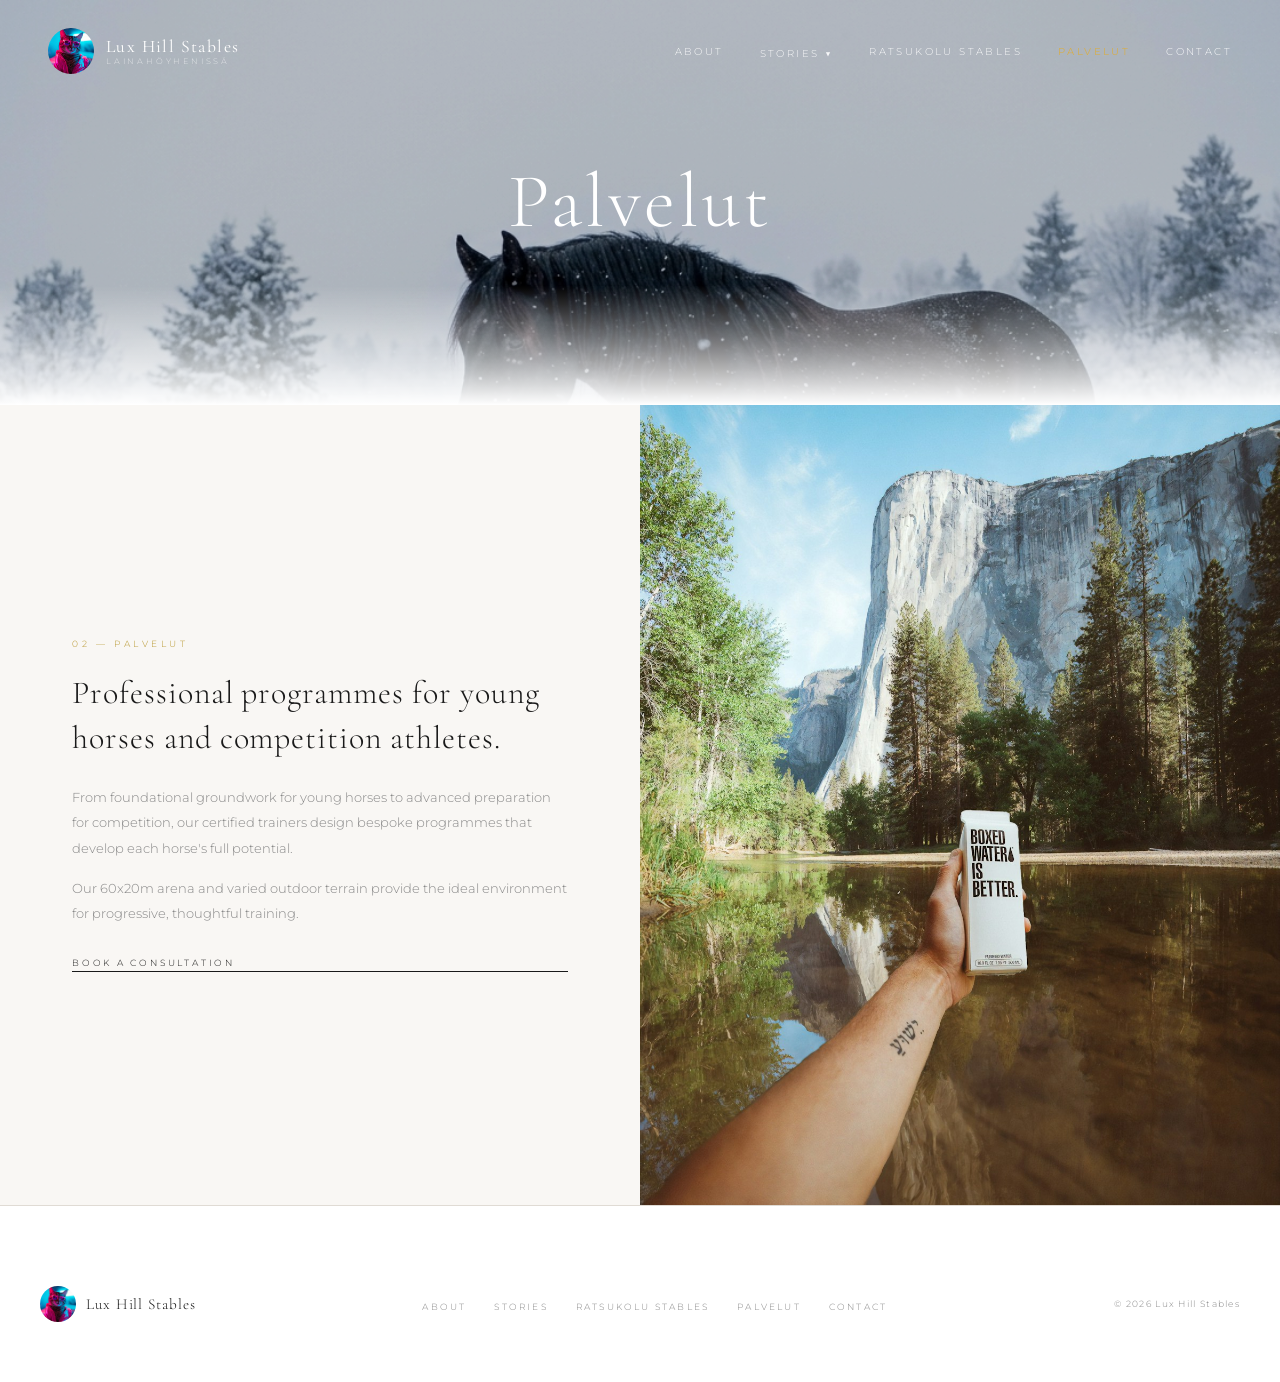
<file: palvelut.html>
<!DOCTYPE html>
<html lang="fi">
<head>
  <meta charset="UTF-8" />
  <meta name="viewport" content="width=device-width, initial-scale=1.0" />
  <meta name="description" content="Palvelut – Ratsukolu training programmes for horses and riders." />
  <title>Palvelut – Lux Hill Stables</title>
  <link rel="icon" type="image/jpeg" href="assets/img/logo.jpg" />
  <link rel="stylesheet" href="css/styles.css" />
</head>
<body>

  <div class="hero-bg">
    <img src="assets/img/hero-bg.jpg" alt="Background" onerror="this.src='https://images.unsplash.com/photo-1558618666-fcd25c85cd64?w=1800&q=85'" />
  </div>

  <nav id="mainNav">
    <a href="index.html" class="nav-logo">
      <img src="assets/img/logo.jpg" alt="Lux Hill Stables" onerror="this.src='https://images.unsplash.com/photo-1599839619722-39751411ea63?w=200&q=80'" />
      <div class="nav-logo-name">
        <span class="name-main">Lux Hill Stables</span>
        <span class="name-sub">Lainahöyhenissä</span>
      </div>
    </a>
    <div class="nav-right">
      <a href="about.html">About</a>
      <div class="nav-dropdown">
        <span>Stories &#9660;</span>
        <div class="dropdown-menu"><div class="dropdown-menu-inner">
          <a href="equestrian.html">Equestrian</a>
          <a href="interior.html">Interior</a>
          <a href="lifestyle.html">Lifestyle</a>
          <a href="recipes.html">Recipes</a>
        </div></div>
      </div>
      <a href="stables.html">Ratsukolu Stables</a>
      <a href="palvelut.html" class="active">Palvelut</a>
      <a href="contact.html">Contact</a>
    </div>
    <div class="hamburger" id="hamburger"><span></span><span></span><span></span></div>
  </nav>

  <div class="mobile-menu" id="mobileMenu">
    <span class="mobile-close" id="mobileClose">Close</span>
    <a href="index.html">Home</a>
    <a href="about.html">About</a>
    <a href="stories.html">Stories</a>
    <a href="stables.html">Ratsukolu Stables</a>
    <a href="palvelut.html" class="active">Palvelut</a>
    <a href="contact.html">Contact</a>
  </div>

  <section id="hero" class="mini-hero">
    <div class="hero-center fade-in">
      <span class="hero-link">Palvelut</span>
    </div>
    <div class="hero-mask"></div>
  </section>

  <main class="page-content mini-margin" style="min-height:60vh">
    <div class="two-col" style="direction:rtl">
      <div class="two-col-img" style="direction:ltr">
        <img src="assets/img/palvelut-main.jpg" alt="Ratsukolu Palvelut" loading="lazy" onerror="this.src='https://images.unsplash.com/photo-1534237886190-ced735ca4b73?w=900&q=80'" />
      </div>
      <div class="two-col-text fade-in" style="direction:ltr">
        <span class="label">02 — Palvelut</span>
        <h2>Professional programmes for young horses and competition athletes.</h2>
        <p>From foundational groundwork for young horses to advanced preparation for competition, our certified trainers design bespoke programmes that develop each horse's full potential.</p>
        <p>Our 60x20m arena and varied outdoor terrain provide the ideal environment for progressive, thoughtful training.</p>
        <a href="contact.html" class="text-link">Book a consultation</a>
      </div>
    </div>
  </main>

  <footer class="contact-footer">
    <div class="footer-bottom">
      <a href="index.html" class="footer-bottom-logo">
        <img src="assets/img/logo.jpg" alt="Lux Hill Stables" onerror="this.src='https://images.unsplash.com/photo-1599839619722-39751411ea63?w=100&q=80'" />
        <span>Lux Hill Stables</span>
      </a>
      <ul class="footer-nav">
        <li><a href="about.html">About</a></li>
        <li><a href="stories.html">Stories</a></li>
        <li><a href="stables.html">Ratsukolu Stables</a></li>
        <li><a href="palvelut.html">Palvelut</a></li>
        <li><a href="contact.html">Contact</a></li>
      </ul>
      <span class="footer-copy">&copy; <span id="year"></span> Lux Hill Stables</span>
    </div>
  </footer>

  <script src="js/main.js"></script>
</body>
</html>
</file>
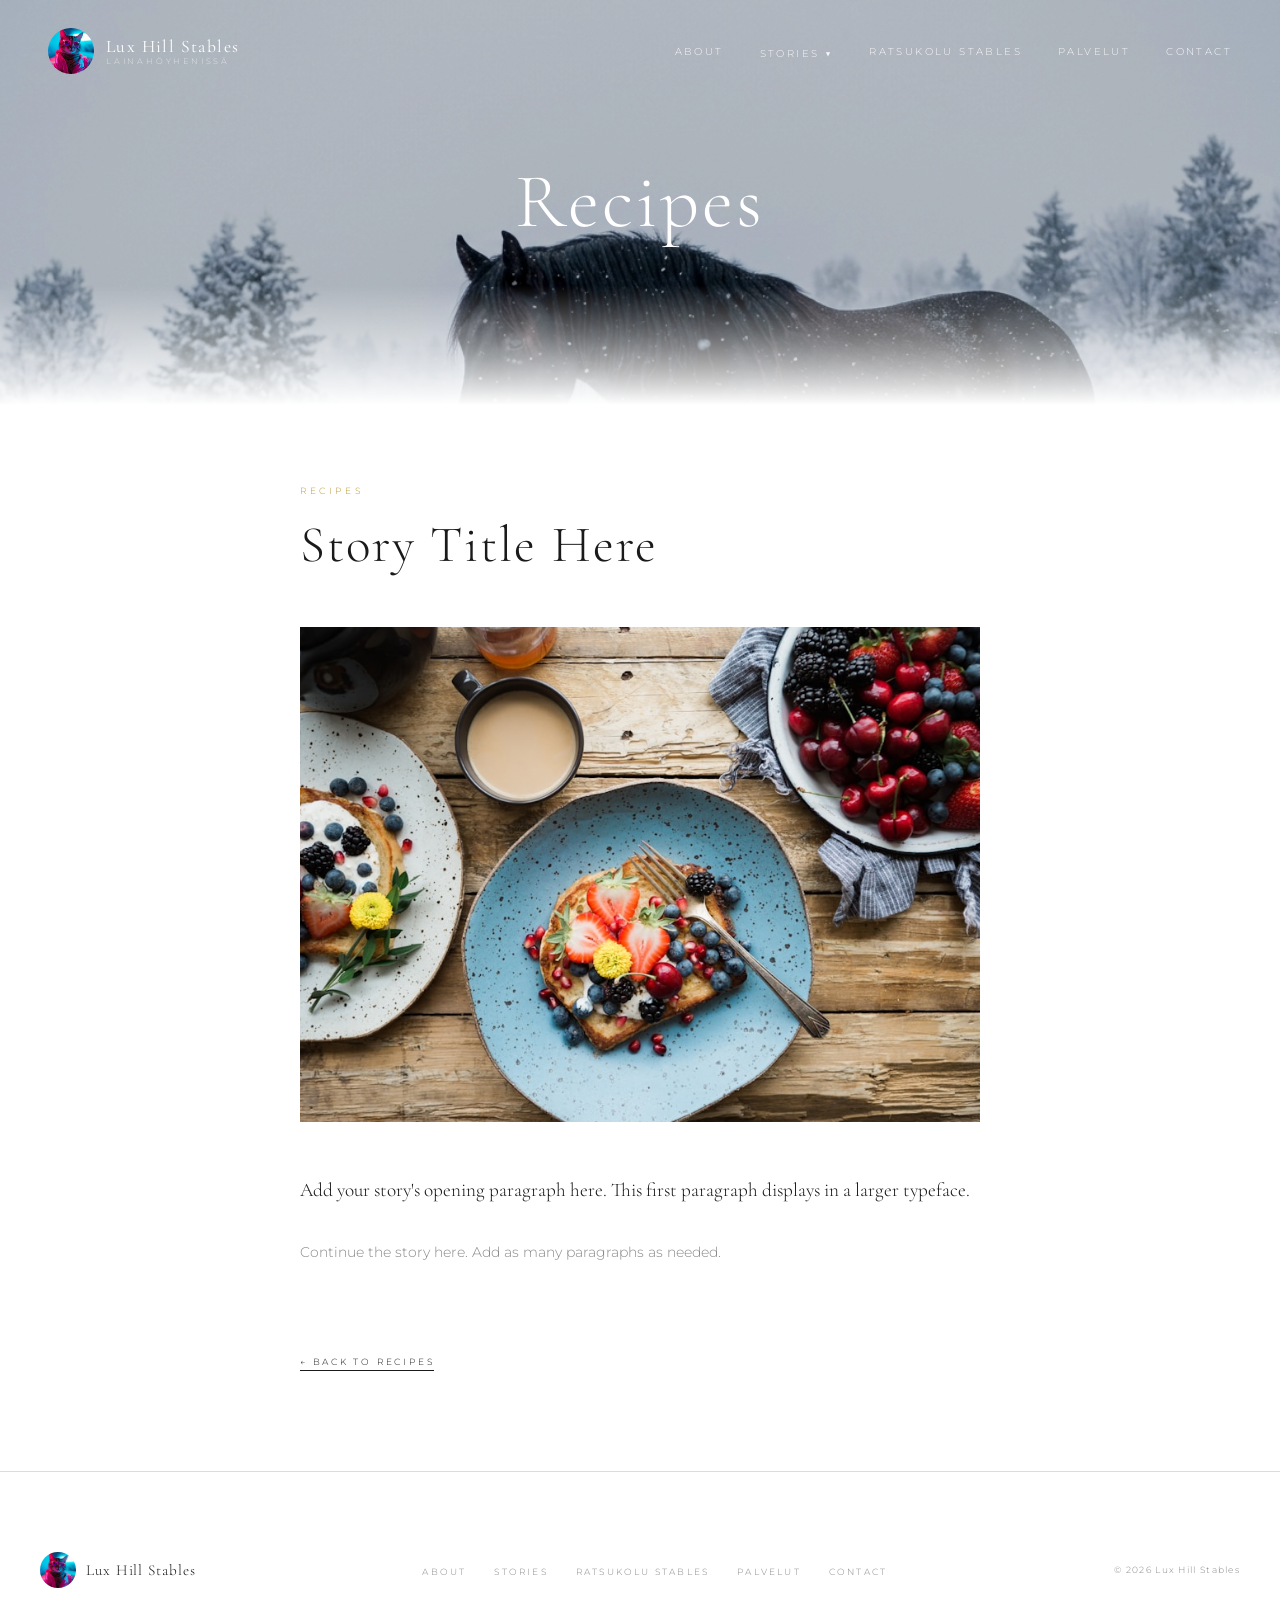
<file: recipes-story.html>
<!DOCTYPE html>
<html lang="fi">
<head>
  <meta charset="UTF-8" />
  <meta name="viewport" content="width=device-width, initial-scale=1.0" />
  <meta name="description" content="Recipes Story – Lux Hill Stables." />
  <title>Recipes Story – Lux Hill Stables</title>
  <link rel="icon" type="image/jpeg" href="assets/img/logo.jpg" />
  <link rel="stylesheet" href="css/styles.css" />
</head>
<body>

  <div class="hero-bg">
    <img src="assets/img/hero-bg.jpg" alt="Background" onerror="this.src='https://images.unsplash.com/photo-1558618666-fcd25c85cd64?w=1800&q=85'" />
  </div>

  <nav id="mainNav">
    <a href="index.html" class="nav-logo">
      <img src="assets/img/logo.jpg" alt="Lux Hill Stables" onerror="this.src='https://images.unsplash.com/photo-1599839619722-39751411ea63?w=200&q=80'" />
      <div class="nav-logo-name">
        <span class="name-main">Lux Hill Stables</span>
        <span class="name-sub">Lainahöyhenissä</span>
      </div>
    </a>
    <div class="nav-right">
      <a href="about.html">About</a>
      <div class="nav-dropdown">
        <span class="active">Stories &#9660;</span>
        <div class="dropdown-menu"><div class="dropdown-menu-inner">
          <a href="equestrian.html">Equestrian</a>
          <a href="interior.html">Interior</a>
          <a href="lifestyle.html">Lifestyle</a>
          <a href="recipes.html" class="active">Recipes</a>
        </div></div>
      </div>
      <a href="stables.html">Ratsukolu Stables</a>
      <a href="palvelut.html">Palvelut</a>
      <a href="contact.html">Contact</a>
    </div>
    <div class="hamburger" id="hamburger"><span></span><span></span><span></span></div>
  </nav>

  <div class="mobile-menu" id="mobileMenu">
    <span class="mobile-close" id="mobileClose">Close</span>
    <a href="index.html">Home</a>
    <a href="about.html">About</a>
    <a href="stories.html" class="active">Stories</a>
    <a href="stables.html">Ratsukolu Stables</a>
    <a href="palvelut.html">Palvelut</a>
    <a href="contact.html">Contact</a>
  </div>

  <section id="hero" class="mini-hero">
    <div class="hero-center fade-in">
      <span class="hero-link">Recipes</span>
    </div>
    <div class="hero-mask"></div>
  </section>

  <main class="page-content mini-margin">
    <article class="story-article">
      <span class="label fade-in">Recipes</span>
      <!-- Replace with the story title -->
      <h1 class="fade-in d1">Story Title Here</h1>
      <!-- Replace with story image: assets/img/recipes-1.jpg (or recipes-2.jpg / recipes-3.jpg) -->
      <img class="story-img fade-in d2" src="assets/img/recipes-1.jpg" alt="Recipes Story"
        onerror="this.src='https://images.unsplash.com/photo-1495214783159-3503fd1b572d?w=1200&q=85'" loading="lazy" />
      <div class="story-body fade-in d3">
        <!-- Replace with story content paragraphs -->
        <p>Add your story's opening paragraph here. This first paragraph displays in a larger typeface.</p>
        <p>Continue the story here. Add as many paragraphs as needed.</p>
      </div>
      <a href="recipes.html" class="text-link story-back fade-in">&#8592; Back to Recipes</a>
    </article>
  </main>

  <footer class="contact-footer">
    <div class="footer-bottom">
      <a href="index.html" class="footer-bottom-logo">
        <img src="assets/img/logo.jpg" alt="Lux Hill Stables" onerror="this.src='https://images.unsplash.com/photo-1599839619722-39751411ea63?w=100&q=80'" />
        <span>Lux Hill Stables</span>
      </a>
      <ul class="footer-nav">
        <li><a href="about.html">About</a></li>
        <li><a href="stories.html">Stories</a></li>
        <li><a href="stables.html">Ratsukolu Stables</a></li>
        <li><a href="palvelut.html">Palvelut</a></li>
        <li><a href="contact.html">Contact</a></li>
      </ul>
      <span class="footer-copy">&copy; <span id="year"></span> Lux Hill Stables</span>
    </div>
  </footer>

  <script src="js/main.js"></script>
</body>
</html>
</file>
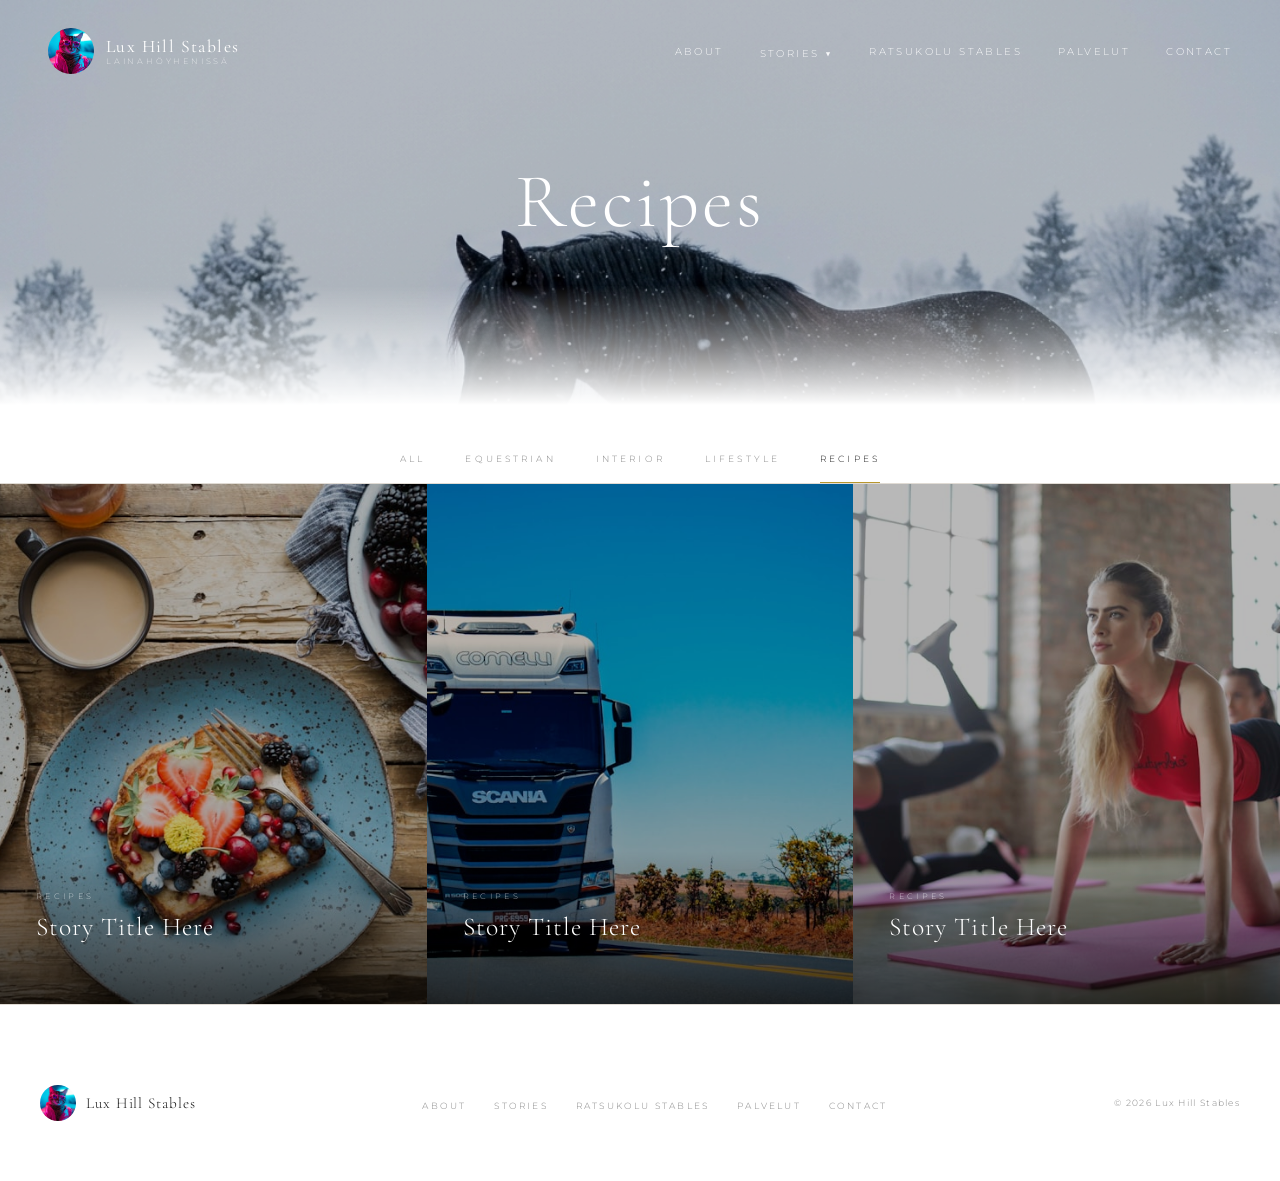
<file: recipes.html>
<!DOCTYPE html>
<html lang="fi">
<head>
  <meta charset="UTF-8" />
  <meta name="viewport" content="width=device-width, initial-scale=1.0" />
  <meta name="description" content="Recipes – Lux Hill Stables." />
  <title>Recipes – Lux Hill Stables</title>
  <link rel="icon" type="image/jpeg" href="assets/img/logo.jpg" />
  <link rel="stylesheet" href="css/styles.css" />
</head>
<body>

  <div class="hero-bg">
    <img src="assets/img/hero-bg.jpg" alt="Background" onerror="this.src='https://images.unsplash.com/photo-1558618666-fcd25c85cd64?w=1800&q=85'" />
  </div>

  <nav id="mainNav">
    <a href="index.html" class="nav-logo">
      <img src="assets/img/logo.jpg" alt="Lux Hill Stables" onerror="this.src='https://images.unsplash.com/photo-1599839619722-39751411ea63?w=200&q=80'" />
      <div class="nav-logo-name">
        <span class="name-main">Lux Hill Stables</span>
        <span class="name-sub">Lainahöyhenissä</span>
      </div>
    </a>
    <div class="nav-right">
      <a href="about.html">About</a>
      <div class="nav-dropdown">
        <span class="active">Stories &#9660;</span>
        <div class="dropdown-menu"><div class="dropdown-menu-inner">
          <a href="equestrian.html">Equestrian</a>
          <a href="interior.html">Interior</a>
          <a href="lifestyle.html">Lifestyle</a>
          <a href="recipes.html" class="active">Recipes</a>
        </div></div>
      </div>
      <a href="stables.html">Ratsukolu Stables</a>
      <a href="palvelut.html">Palvelut</a>
      <a href="contact.html">Contact</a>
    </div>
    <div class="hamburger" id="hamburger"><span></span><span></span><span></span></div>
  </nav>

  <div class="mobile-menu" id="mobileMenu">
    <span class="mobile-close" id="mobileClose">Close</span>
    <a href="index.html">Home</a>
    <a href="about.html">About</a>
    <a href="stories.html" class="active">Stories</a>
    <a href="stables.html">Ratsukolu Stables</a>
    <a href="palvelut.html">Palvelut</a>
    <a href="contact.html">Contact</a>
  </div>

  <section id="hero" class="mini-hero">
    <div class="hero-center fade-in">
      <span class="hero-link">Recipes</span>
    </div>
    <div class="hero-mask"></div>
  </section>

  <main class="page-content mini-margin">

    <div class="category-strip fade-in">
      <a href="stories.html">All</a>
      <a href="equestrian.html">Equestrian</a>
      <a href="interior.html">Interior</a>
      <a href="lifestyle.html">Lifestyle</a>
      <a href="recipes.html" class="active">Recipes</a>
    </div>

    <div class="three-cards">

      <!-- STORY 1 — replace image: assets/img/recipes-1.jpg -->
      <a href="recipes-story.html" class="story-card fade-in">
        <img src="assets/img/recipes-1.jpg" alt="Story 1" loading="lazy"
          onerror="this.src='https://images.unsplash.com/photo-1495214783159-3503fd1b572d?w=700&q=80'" />
        <div class="story-card-body">
          <span class="story-card-label">Recipes</span>
          <span class="story-card-title">Story Title Here</span>
          <span class="story-card-arrow">Read Story &rarr;</span>
        </div>
      </a>

      <!-- STORY 2 — replace image: assets/img/recipes-2.jpg -->
      <a href="recipes-story.html" class="story-card fade-in d1">
        <img src="assets/img/recipes-2.jpg" alt="Story 2" loading="lazy"
          onerror="this.src='https://images.unsplash.com/photo-1495214783159-3503fd1b572d?w=700&q=80'" />
        <div class="story-card-body">
          <span class="story-card-label">Recipes</span>
          <span class="story-card-title">Story Title Here</span>
          <span class="story-card-arrow">Read Story &rarr;</span>
        </div>
      </a>

      <!-- STORY 3 — replace image: assets/img/recipes-3.jpg -->
      <a href="recipes-story.html" class="story-card fade-in d2">
        <img src="assets/img/recipes-3.jpg" alt="Story 3" loading="lazy"
          onerror="this.src='https://images.unsplash.com/photo-1495214783159-3503fd1b572d?w=700&q=80'" />
        <div class="story-card-body">
          <span class="story-card-label">Recipes</span>
          <span class="story-card-title">Story Title Here</span>
          <span class="story-card-arrow">Read Story &rarr;</span>
        </div>
      </a>

    </div>
  </main>

  <footer class="contact-footer">
    <div class="footer-bottom">
      <a href="index.html" class="footer-bottom-logo">
        <img src="assets/img/logo.jpg" alt="Lux Hill Stables" onerror="this.src='https://images.unsplash.com/photo-1599839619722-39751411ea63?w=100&q=80'" />
        <span>Lux Hill Stables</span>
      </a>
      <ul class="footer-nav">
        <li><a href="about.html">About</a></li>
        <li><a href="stories.html">Stories</a></li>
        <li><a href="stables.html">Ratsukolu Stables</a></li>
        <li><a href="palvelut.html">Palvelut</a></li>
        <li><a href="contact.html">Contact</a></li>
      </ul>
      <span class="footer-copy">&copy; <span id="year"></span> Lux Hill Stables</span>
    </div>
  </footer>

  <script src="js/main.js"></script>
</body>
</html>
</file>
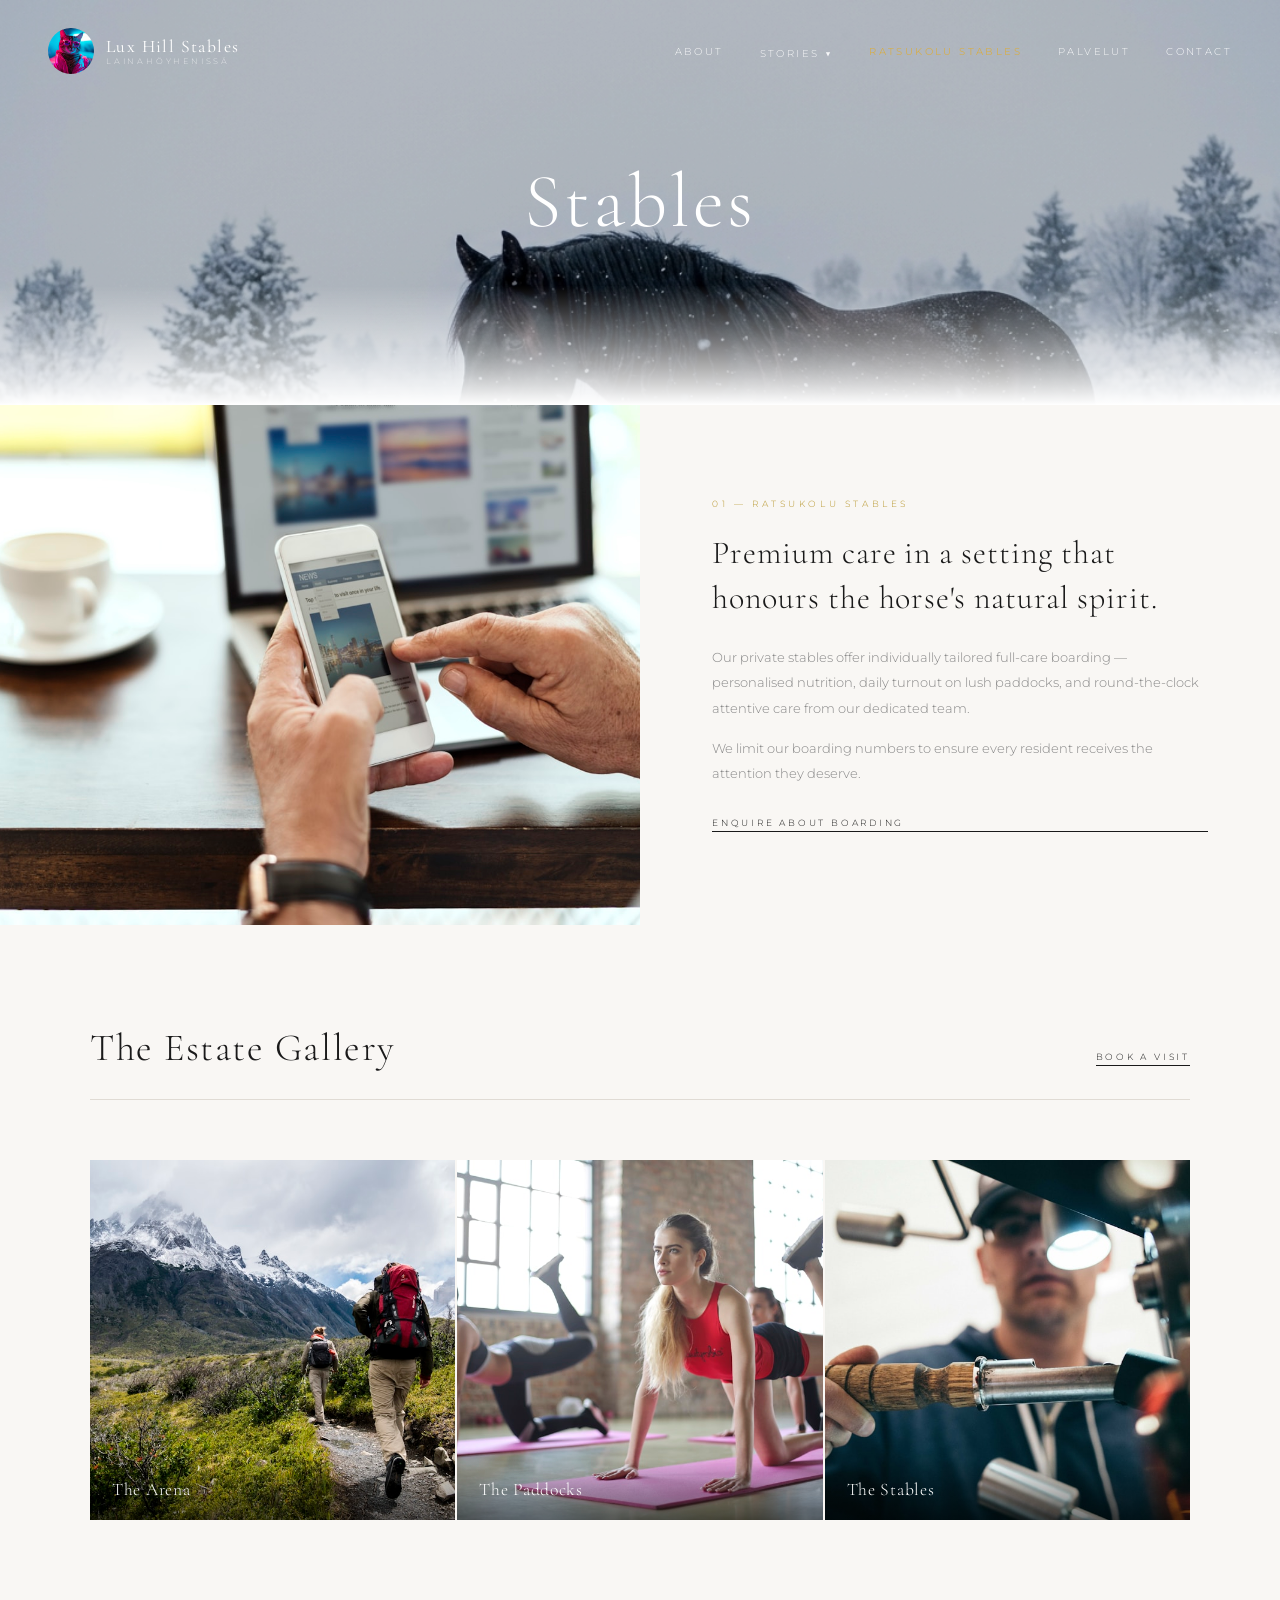
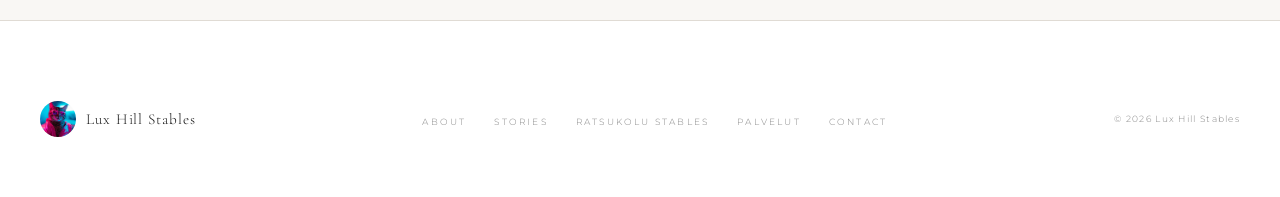
<file: stables.html>
<!DOCTYPE html>
<html lang="fi">
<head>
  <meta charset="UTF-8" />
  <meta name="viewport" content="width=device-width, initial-scale=1.0" />
  <meta name="description" content="Ratsukolu Stables – Premium equestrian boarding and care by Lux Hill Stables." />
  <title>Ratsukolu Stables – Lux Hill Stables</title>
  <link rel="icon" type="image/jpeg" href="assets/img/logo.jpg" />
  <link rel="stylesheet" href="css/styles.css" />
</head>
<body>

  <div class="hero-bg">
    <img src="assets/img/hero-bg.jpg" alt="Background" onerror="this.src='https://images.unsplash.com/photo-1558618666-fcd25c85cd64?w=1800&q=85'" />
  </div>

  <nav id="mainNav">
    <a href="index.html" class="nav-logo">
      <img src="assets/img/logo.jpg" alt="Lux Hill Stables" onerror="this.src='https://images.unsplash.com/photo-1599839619722-39751411ea63?w=200&q=80'" />
      <div class="nav-logo-name">
        <span class="name-main">Lux Hill Stables</span>
        <span class="name-sub">Lainahöyhenissä</span>
      </div>
    </a>
    <div class="nav-right">
      <a href="about.html">About</a>
      <div class="nav-dropdown">
        <span>Stories &#9660;</span>
        <div class="dropdown-menu"><div class="dropdown-menu-inner">
          <a href="equestrian.html">Equestrian</a>
          <a href="interior.html">Interior</a>
          <a href="lifestyle.html">Lifestyle</a>
          <a href="recipes.html">Recipes</a>
        </div></div>
      </div>
      <a href="stables.html" class="active">Ratsukolu Stables</a>
      <a href="palvelut.html">Palvelut</a>
      <a href="contact.html">Contact</a>
    </div>
    <div class="hamburger" id="hamburger"><span></span><span></span><span></span></div>
  </nav>

  <div class="mobile-menu" id="mobileMenu">
    <span class="mobile-close" id="mobileClose">Close</span>
    <a href="index.html">Home</a>
    <a href="about.html">About</a>
    <a href="stories.html">Stories</a>
    <a href="stables.html" class="active">Ratsukolu Stables</a>
    <a href="palvelut.html">Palvelut</a>
    <a href="contact.html">Contact</a>
  </div>

  <section id="hero" class="mini-hero">
    <div class="hero-center fade-in">
      <span class="hero-link">Stables</span>
    </div>
    <div class="hero-mask"></div>
  </section>

  <main class="page-content mini-margin">

    <div class="two-col">
      <div class="two-col-img">
        <img src="assets/img/stables-main.jpg" alt="Ratsukolu Stables" loading="lazy" onerror="this.src='https://images.unsplash.com/photo-1565969846907-7f498b6fc3ee?w=900&q=80'" />
      </div>
      <div class="two-col-text fade-in">
        <span class="label">01 — Ratsukolu Stables</span>
        <h2>Premium care in a setting that honours the horse's natural spirit.</h2>
        <p>Our private stables offer individually tailored full-care boarding — personalised nutrition, daily turnout on lush paddocks, and round-the-clock attentive care from our dedicated team.</p>
        <p>We limit our boarding numbers to ensure every resident receives the attention they deserve.</p>
        <a href="contact.html" class="text-link">Enquire about boarding</a>
      </div>
    </div>

    <div class="stables-section">
      <div class="stables-inner">
        <div class="stables-header">
          <h2>The Estate Gallery</h2>
          <a href="contact.html" class="text-link">Book a visit</a>
        </div>
        <div class="stables-grid">
          <div class="stable-item fade-in">
            <img src="assets/img/gallery-1.jpg" alt="The Arena" loading="lazy" onerror="this.src='https://images.unsplash.com/photo-1551632811-561732d1e306?w=700&q=80'" />
            <div class="stable-item-label"><span>The Arena</span></div>
          </div>
          <div class="stable-item fade-in d1">
            <img src="assets/img/gallery-2.jpg" alt="The Paddocks" loading="lazy" onerror="this.src='https://images.unsplash.com/photo-1518611012118-696072aa579a?w=700&q=80'" />
            <div class="stable-item-label"><span>The Paddocks</span></div>
          </div>
          <div class="stable-item fade-in d2">
            <img src="assets/img/gallery-3.jpg" alt="The Stables" loading="lazy" onerror="this.src='https://images.unsplash.com/photo-1558618666-fcd25c85cd64?w=700&q=80'" />
            <div class="stable-item-label"><span>The Stables</span></div>
          </div>
        </div>
      </div>
    </div>

  </main>

  <footer class="contact-footer">
    <div class="footer-bottom">
      <a href="index.html" class="footer-bottom-logo">
        <img src="assets/img/logo.jpg" alt="Lux Hill Stables" onerror="this.src='https://images.unsplash.com/photo-1599839619722-39751411ea63?w=100&q=80'" />
        <span>Lux Hill Stables</span>
      </a>
      <ul class="footer-nav">
        <li><a href="about.html">About</a></li>
        <li><a href="stories.html">Stories</a></li>
        <li><a href="stables.html">Ratsukolu Stables</a></li>
        <li><a href="palvelut.html">Palvelut</a></li>
        <li><a href="contact.html">Contact</a></li>
      </ul>
      <span class="footer-copy">&copy; <span id="year"></span> Lux Hill Stables</span>
    </div>
  </footer>

  <script src="js/main.js"></script>
</body>
</html>
</file>
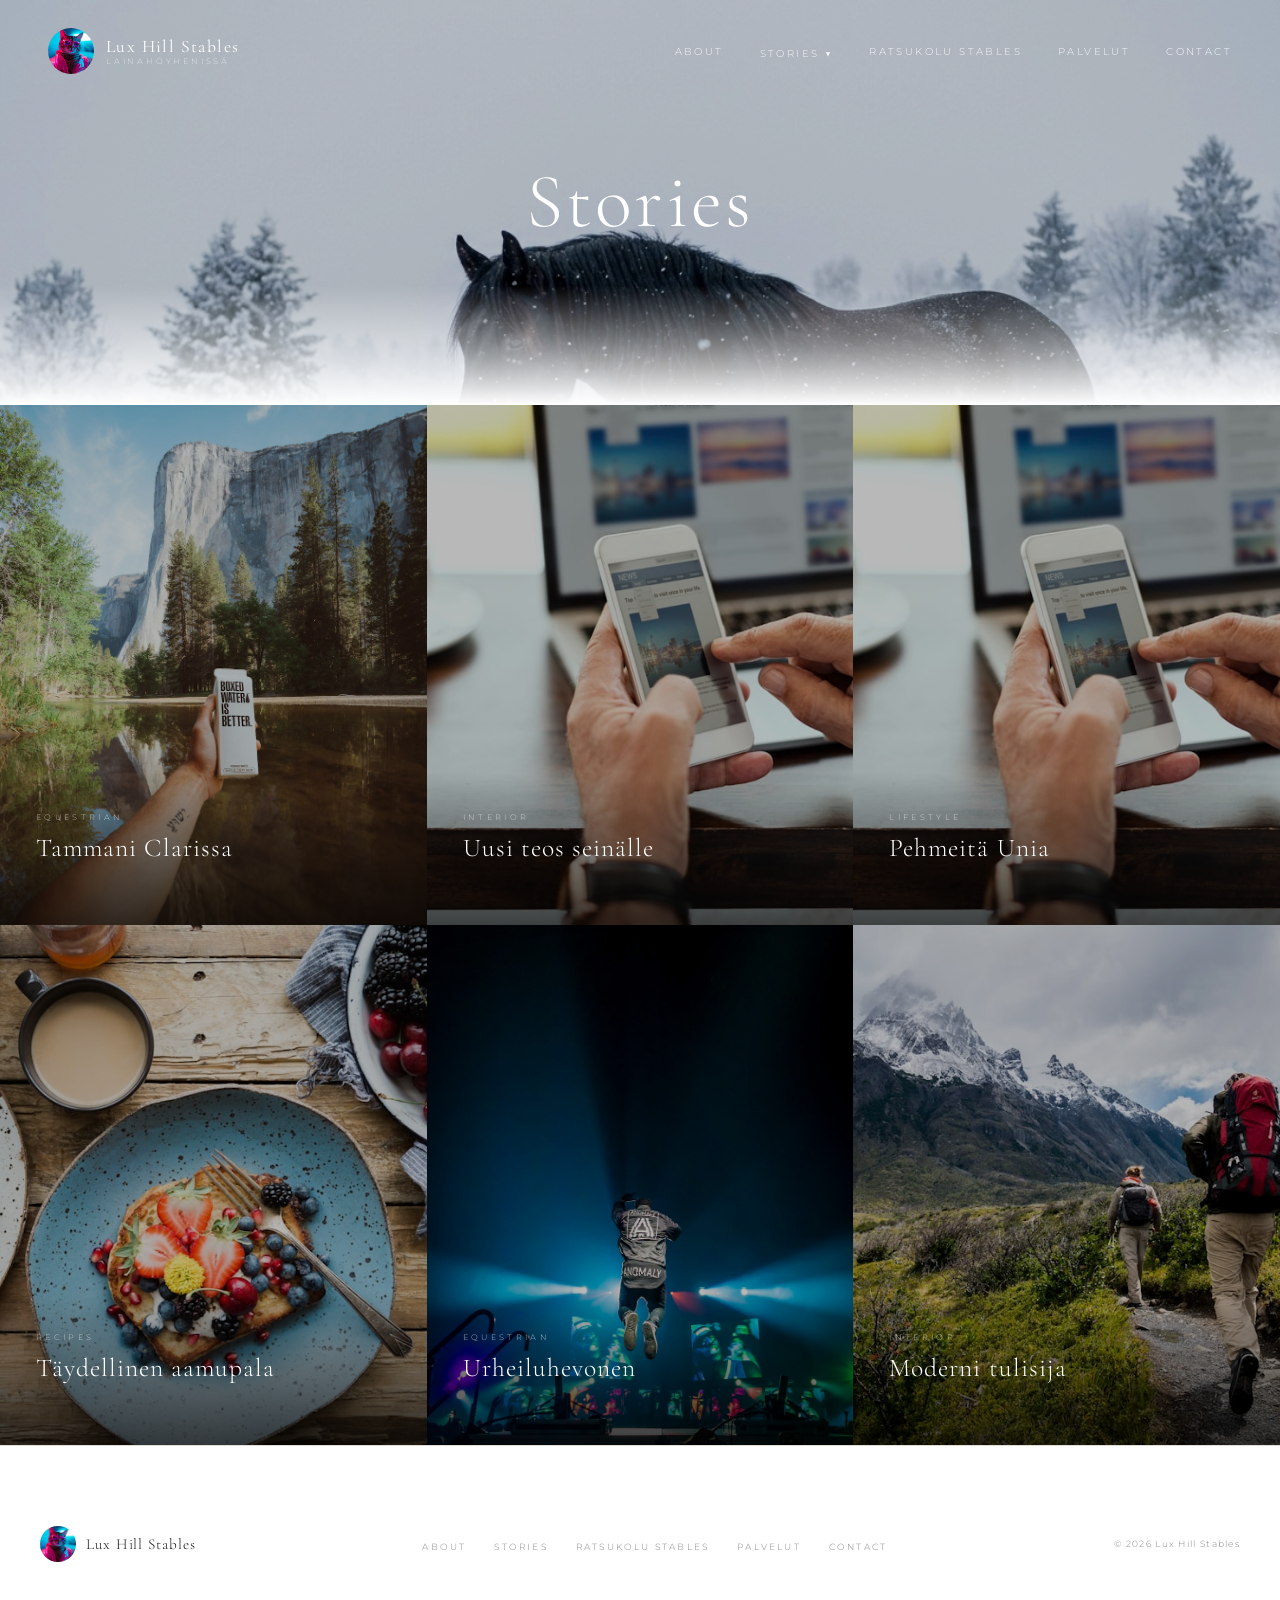
<file: stories.html>
<!DOCTYPE html>
<html lang="fi">
<head>
  <meta charset="UTF-8" />
  <meta name="viewport" content="width=device-width, initial-scale=1.0" />
  <meta name="description" content="Stories – Lux Hill Stables. Equestrian, interior, lifestyle and recipe stories." />
  <title>Stories – Lux Hill Stables</title>
  <link rel="icon" type="image/jpeg" href="assets/img/logo.jpg" />
  <link rel="stylesheet" href="css/styles.css" />
</head>
<body>

  <div class="hero-bg">
    <img src="assets/img/hero-bg.jpg" alt="Background" onerror="this.src='https://images.unsplash.com/photo-1558618666-fcd25c85cd64?w=1800&q=85'" />
  </div>

  <nav id="mainNav">
    <a href="index.html" class="nav-logo">
      <img src="assets/img/logo.jpg" alt="Lux Hill Stables" onerror="this.src='https://images.unsplash.com/photo-1599839619722-39751411ea63?w=200&q=80'" />
      <div class="nav-logo-name">
        <span class="name-main">Lux Hill Stables</span>
        <span class="name-sub">Lainahöyhenissä</span>
      </div>
    </a>
    <div class="nav-right">
      <a href="about.html">About</a>
      <div class="nav-dropdown">
        <span class="active">Stories &#9660;</span>
        <div class="dropdown-menu"><div class="dropdown-menu-inner">
          <a href="equestrian.html">Equestrian</a>
          <a href="interior.html">Interior</a>
          <a href="lifestyle.html">Lifestyle</a>
          <a href="recipes.html">Recipes</a>
        </div></div>
      </div>
      <a href="stables.html">Ratsukolu Stables</a>
      <a href="palvelut.html">Palvelut</a>
      <a href="contact.html">Contact</a>
    </div>
    <div class="hamburger" id="hamburger"><span></span><span></span><span></span></div>
  </nav>

  <div class="mobile-menu" id="mobileMenu">
    <span class="mobile-close" id="mobileClose">Close</span>
    <a href="index.html">Home</a>
    <a href="about.html">About</a>
    <a href="stories.html" class="active">Stories</a>
    <a href="stables.html">Ratsukolu Stables</a>
    <a href="palvelut.html">Palvelut</a>
    <a href="contact.html">Contact</a>
  </div>

  <section id="hero" class="mini-hero">
    <div class="hero-center fade-in">
      <span class="hero-link">Stories</span>
    </div>
    <div class="hero-mask"></div>
  </section>

  <main class="page-content mini-margin">
    <div class="three-cards">

      <!-- Image file: assets/img/equestrian-1.jpg -->
      <a href="equestrian.html" class="story-card fade-in">
        <img src="assets/img/equestrian-1.jpg" alt="Tammani Clarissa" loading="lazy" onerror="this.src='https://images.unsplash.com/photo-1553531384-cc64ac80f931?w=700&q=80'" />
        <div class="story-card-body">
          <span class="story-card-label">Equestrian</span>
          <span class="story-card-title">Tammani Clarissa</span>
          <span class="story-card-arrow">Read Story &rarr;</span>
        </div>
      </a>

      <!-- Image file: assets/img/interior-1.jpg -->
      <a href="interior.html" class="story-card fade-in d1">
        <img src="assets/img/interior-1.jpg" alt="Uusi teos seinälle" loading="lazy" onerror="this.src='https://images.unsplash.com/photo-1595514535316-8a3c4f749ce8?w=700&q=80'" />
        <div class="story-card-body">
          <span class="story-card-label">Interior</span>
          <span class="story-card-title">Uusi teos seinälle</span>
          <span class="story-card-arrow">Read Story &rarr;</span>
        </div>
      </a>

      <!-- Image file: assets/img/lifestyle-1.jpg -->
      <a href="lifestyle.html" class="story-card fade-in d2">
        <img src="assets/img/lifestyle-1.jpg" alt="Pehmeitä Unia" loading="lazy" onerror="this.src='https://images.unsplash.com/photo-1541123437800-141315349d3e?w=700&q=80'" />
        <div class="story-card-body">
          <span class="story-card-label">Lifestyle</span>
          <span class="story-card-title">Pehmeitä Unia</span>
          <span class="story-card-arrow">Read Story &rarr;</span>
        </div>
      </a>

      <!-- Image file: assets/img/recipes-1.jpg -->
      <a href="recipes.html" class="story-card fade-in">
        <img src="assets/img/recipes-1.jpg" alt="Täydellinen aamupala" loading="lazy" onerror="this.src='https://images.unsplash.com/photo-1495214783159-3503fd1b572d?w=700&q=80'" />
        <div class="story-card-body">
          <span class="story-card-label">Recipes</span>
          <span class="story-card-title">Täydellinen aamupala</span>
          <span class="story-card-arrow">Read Story &rarr;</span>
        </div>
      </a>

      <!-- Image file: assets/img/equestrian-2.jpg -->
      <a href="equestrian.html" class="story-card fade-in d1">
        <img src="assets/img/equestrian-2.jpg" alt="Urheiluhevonen" loading="lazy" onerror="this.src='https://images.unsplash.com/photo-1599839619722-39751411ea63?w=700&q=80'" />
        <div class="story-card-body">
          <span class="story-card-label">Equestrian</span>
          <span class="story-card-title">Urheiluhevonen</span>
          <span class="story-card-arrow">Read Story &rarr;</span>
        </div>
      </a>

      <!-- Image file: assets/img/interior-2.jpg -->
      <a href="interior.html" class="story-card fade-in d2">
        <img src="assets/img/interior-2.jpg" alt="Moderni tulisija" loading="lazy" onerror="this.src='https://images.unsplash.com/photo-1600585154340-be6161a56a0c?w=700&q=80'" />
        <div class="story-card-body">
          <span class="story-card-label">Interior</span>
          <span class="story-card-title">Moderni tulisija</span>
          <span class="story-card-arrow">Read Story &rarr;</span>
        </div>
      </a>

    </div>
  </main>

  <footer class="contact-footer">
    <div class="footer-bottom">
      <a href="index.html" class="footer-bottom-logo">
        <img src="assets/img/logo.jpg" alt="Lux Hill Stables" onerror="this.src='https://images.unsplash.com/photo-1599839619722-39751411ea63?w=100&q=80'" />
        <span>Lux Hill Stables</span>
      </a>
      <ul class="footer-nav">
        <li><a href="about.html">About</a></li>
        <li><a href="stories.html">Stories</a></li>
        <li><a href="stables.html">Ratsukolu Stables</a></li>
        <li><a href="palvelut.html">Palvelut</a></li>
        <li><a href="contact.html">Contact</a></li>
      </ul>
      <span class="footer-copy">&copy; <span id="year"></span> Lux Hill Stables</span>
    </div>
  </footer>

  <script src="js/main.js"></script>
</body>
</html>
</file>
<file: css/styles.css>
@import url('https://fonts.googleapis.com/css2?family=Cormorant+Garamond:ital,wght@0,300;0,400;0,600;1,300;1,400&family=Montserrat:wght@200;300;400&display=swap');

*, *::before, *::after { margin: 0; padding: 0; box-sizing: border-box; }

:root {
  --gold: #B8972E;
  --gold-light: #D4AE50;
  --black: #111;
  --white: #fff;
  --offwhite: #F9F7F4;
  --text: #1a1a1a;
  --muted: #888;
  --border: #e0dbd4;
}

html { scroll-behavior: smooth; }

body {
  font-family: 'Montserrat', sans-serif;
  font-weight: 300;
  background: var(--white);
  color: var(--text);
  overflow-x: hidden;
}

/* ─── NAV ─────────────────────────────────────────────── */
nav {
  position: fixed;
  top: 0; left: 0; right: 0;
  z-index: 100;
  display: flex;
  align-items: center;
  justify-content: space-between;
  padding: 28px 48px;
  transition: background 0.4s, padding 0.3s;
}
nav.solid {
  background: rgba(255,255,255,0.97);
  padding: 18px 48px;
  border-bottom: 1px solid var(--border);
}
.nav-logo {
  display: flex;
  align-items: center;
  gap: 12px;
  text-decoration: none;
}
.nav-logo img {
  height: 46px; width: 46px;
  border-radius: 50%;
  object-fit: cover;
}
.nav-logo-name { display: flex; flex-direction: column; line-height: 1.2; }
.nav-logo-name .name-main {
  font-family: 'Cormorant Garamond', serif;
  font-size: 1.1rem; font-weight: 400;
  letter-spacing: 0.08em;
  color: var(--white);
  transition: color 0.4s;
}
nav.solid .nav-logo-name .name-main { color: var(--black); }
.nav-logo-name .name-sub {
  font-size: 0.5rem;
  letter-spacing: 0.35em;
  text-transform: uppercase;
  color: rgba(255,255,255,0.65);
  transition: color 0.4s;
}
nav.solid .nav-logo-name .name-sub { color: var(--muted); }

.nav-right { display: flex; align-items: center; gap: 36px; }
.nav-right a, .nav-dropdown > span {
  text-decoration: none;
  font-size: 0.6rem;
  letter-spacing: 0.25em;
  text-transform: uppercase;
  color: rgba(255,255,255,0.9);
  transition: color 0.3s;
  cursor: pointer;
}
nav.solid .nav-right a,
nav.solid .nav-dropdown > span { color: var(--text); }
.nav-right a:hover, .nav-dropdown:hover > span { color: var(--gold-light); }
nav.solid .nav-right a:hover,
nav.solid .nav-dropdown:hover > span { color: var(--gold); }
.nav-right a.active { color: var(--gold-light); font-weight: 400; }
nav.solid .nav-right a.active { color: var(--gold); }

.nav-dropdown { position: relative; }
.dropdown-menu {
  position: absolute;
  top: 100%; right: 0;
  /* padding-top creates an invisible hover bridge so the mouse
     never leaves .nav-dropdown when moving from the trigger to the menu */
  padding-top: 18px;
  opacity: 0;
  pointer-events: none;
  transition: opacity 0.22s, transform 0.22s;
  transform: translateY(-6px);
}
.dropdown-menu-inner {
  background: var(--white);
  border: 1px solid var(--border);
  min-width: 160px;
  padding: 8px 0;
}
.nav-dropdown:hover .dropdown-menu {
  opacity: 1; pointer-events: auto; transform: translateY(0);
}
.dropdown-menu a {
  display: block;
  padding: 10px 20px;
  font-size: 0.58rem;
  letter-spacing: 0.2em;
  text-transform: uppercase;
  color: var(--text);
  text-decoration: none;
  transition: background 0.2s, color 0.2s;
}
.dropdown-menu a:hover { background: var(--offwhite); color: var(--gold); }

.hamburger {
  display: none;
  flex-direction: column;
  gap: 5px;
  cursor: pointer;
  padding: 4px;
}
.hamburger span {
  display: block; width: 22px; height: 1px;
  background: var(--white);
  transition: background 0.4s;
}
nav.solid .hamburger span { background: var(--black); }

/* ─── MOBILE MENU ──────────────────────────────────────── */
.mobile-menu {
  display: none;
  position: fixed; inset: 0;
  background: var(--white);
  z-index: 200;
  flex-direction: column;
  align-items: center;
  justify-content: center;
  gap: 36px;
  opacity: 0;
  pointer-events: none;
  transition: opacity 0.3s;
}
.mobile-menu.open { opacity: 1; pointer-events: auto; display: flex; }
.mobile-menu a {
  font-family: 'Cormorant Garamond', serif;
  font-size: 2.2rem;
  letter-spacing: 0.06em;
  color: var(--text);
  text-decoration: none;
  transition: color 0.2s;
}
.mobile-menu a:hover,
.mobile-menu a.active { color: var(--gold); }
.mobile-close {
  position: absolute; top: 28px; right: 48px;
  font-size: 0.6rem; letter-spacing: 0.3em;
  text-transform: uppercase; color: var(--muted); cursor: pointer;
}

/* ─── FIXED BACKGROUND ─────────────────────────────────── */
.hero-bg {
  position: fixed;
  top: 0; left: 0; width: 100%; height: 100%;
  z-index: -1;
}
.hero-bg img { width: 100%; height: 100%; object-fit: cover; }
.hero-bg::after {
  content: ''; position: absolute; inset: 0;
  background: rgba(0,0,0,0.22);
}

/* ─── HERO ─────────────────────────────────────────────── */
#hero {
  position: absolute;
  top: 0; left: 0; right: 0;
  display: flex; flex-direction: column;
  align-items: center; justify-content: center;
  z-index: 0;
}
.full-hero { height: 100vh; min-height: 600px; }
.mini-hero { height: 45vh; min-height: 350px; }

.hero-mask {
  position: absolute;
  bottom: 0; left: 0; right: 0;
  height: 120px;
  background: linear-gradient(to bottom, transparent, var(--white));
  pointer-events: none;
}
.hero-center {
  display: flex; flex-direction: column;
  align-items: center; gap: 0; text-align: center;
}
.hero-links { display: flex; flex-direction: column; align-items: center; gap: 8px; }
.hero-link {
  font-family: 'Cormorant Garamond', serif;
  font-size: clamp(3.2rem, 6vw, 5.6rem);
  font-weight: 300;
  letter-spacing: 0.04em;
  color: var(--white);
  text-decoration: none;
  line-height: 1.1;
  position: relative;
  display: inline-block;
  transition: color 0.3s;
}
a.hero-link::after {
  content: ''; position: absolute;
  bottom: 4px; left: 0;
  width: 0; height: 1px;
  background: var(--white);
  transition: width 0.5s ease;
}
a.hero-link:hover::after { width: 100%; }
a.hero-link:hover { color: rgba(255,255,255,0.7); }
span.hero-link { pointer-events: none; }
.hero-divider {
  width: 1px; height: 30px;
  background: rgba(255,255,255,0.5);
  margin: 12px auto;
}

/* ─── PAGE CONTENT ─────────────────────────────────────── */
.page-content {
  position: relative;
  z-index: 1;
  background: var(--white);
}
.full-margin { margin-top: 100vh; }
.mini-margin { margin-top: 45vh; }

/* ─── SHARED ───────────────────────────────────────────── */
.label {
  display: block;
  font-size: 0.56rem; letter-spacing: 0.4em;
  text-transform: uppercase; color: var(--gold);
  margin-bottom: 22px;
}
.text-link {
  display: inline-block;
  font-size: 0.58rem; letter-spacing: 0.3em;
  text-transform: uppercase; color: var(--text);
  text-decoration: none; border-bottom: 1px solid var(--text);
  padding-bottom: 3px; transition: color 0.3s, border-color 0.3s;
}
.text-link:hover { color: var(--gold); border-color: var(--gold); }

/* ─── HOME ─────────────────────────────────────────────── */
.intro-block {
  max-width: 700px; margin: 0 auto;
  padding: 100px 40px 80px; text-align: center;
}
.intro-block h2 {
  font-family: 'Cormorant Garamond', serif;
  font-size: clamp(1.6rem, 3vw, 2.4rem);
  font-weight: 300; letter-spacing: 0.04em;
  line-height: 1.45; color: var(--text); margin-bottom: 28px;
}
.intro-block p {
  font-size: 0.82rem; line-height: 1.95;
  color: var(--muted); max-width: 540px; margin: 0 auto 32px;
}
.full-img {
  width: 100%; height: 75vh; min-height: 420px;
  object-fit: cover; display: block; background-color: #eee;
}
.quote-strip {
  background: var(--offwhite);
  padding: 90px 40px; text-align: center;
  border-top: 1px solid var(--border);
  border-bottom: 1px solid var(--border);
}
.quote-strip blockquote {
  font-family: 'Cormorant Garamond', serif;
  font-style: italic;
  font-size: clamp(1.3rem, 2.5vw, 2rem);
  font-weight: 300; color: var(--text);
  max-width: 760px; margin: 0 auto 20px;
  line-height: 1.6; letter-spacing: 0.02em;
}
.quote-strip cite {
  font-family: 'Montserrat', sans-serif;
  font-size: 0.56rem; letter-spacing: 0.4em;
  text-transform: uppercase; color: var(--muted); font-style: normal;
}

/* ─── ABOUT ────────────────────────────────────────────── */
.about-section {
  max-width: 900px; margin: 0 auto;
  padding: 100px 40px;
  display: grid; grid-template-columns: 1fr 1.2fr;
  gap: 80px; align-items: start;
}
.about-img-wrap img { width: 100%; display: block; object-fit: cover; }
.about-text .label { text-align: left; }
.about-text h2 {
  font-family: 'Cormorant Garamond', serif;
  font-size: clamp(1.4rem, 2.2vw, 1.9rem);
  font-weight: 300; letter-spacing: 0.03em;
  line-height: 1.45; color: var(--text); margin-bottom: 24px;
}
.about-text p { font-size: 0.8rem; line-height: 2; color: var(--muted); margin-bottom: 14px; }
.about-text em { font-family: 'Cormorant Garamond', serif; font-style: italic; font-size: 1.05em; }

/* ─── STORIES ──────────────────────────────────────────── */
.three-cards { display: grid; grid-template-columns: repeat(3, 1fr); }
.story-card {
  position: relative; overflow: hidden; height: 520px;
  background-color: #eee;
  display: block;
  text-decoration: none;
  cursor: pointer;
}
.story-card img {
  width: 100%; height: 100%; object-fit: cover; display: block;
  transition: transform 0.9s ease, filter 0.6s;
  filter: brightness(0.72);
}
.story-card:hover img { transform: scale(1.05); filter: brightness(0.55); }
.story-card-body {
  position: absolute; bottom: 0; left: 0; right: 0;
  padding: 40px 36px;
  background: linear-gradient(to top, rgba(0,0,0,0.65) 0%, transparent 100%);
}
.story-card-label {
  display: block; font-size: 0.52rem; letter-spacing: 0.4em;
  text-transform: uppercase; color: rgba(255,255,255,0.65); margin-bottom: 10px;
}
.story-card-title {
  font-family: 'Cormorant Garamond', serif;
  font-size: 1.6rem; font-weight: 300; letter-spacing: 0.04em;
  color: var(--white); text-decoration: none; display: block; margin-bottom: 12px;
}
.story-card-title:hover { color: rgba(255,255,255,0.8); }
.story-card-arrow {
  font-size: 0.52rem; letter-spacing: 0.3em; text-transform: uppercase;
  color: rgba(255,255,255,0.6); opacity: 0; transform: translateY(6px);
  transition: opacity 0.3s, transform 0.3s; display: block;
}
.story-card:hover .story-card-arrow { opacity: 1; transform: translateY(0); }

/* ─── STABLES ──────────────────────────────────────────── */
.two-col { display: grid; grid-template-columns: 1fr 1fr; min-height: 520px; }
.two-col-img { overflow: hidden; background-color: #eee; }
.two-col-img img {
  width: 100%; height: 100%; object-fit: cover; display: block;
  transition: transform 0.9s ease;
}
.two-col-img:hover img { transform: scale(1.03); }
.two-col-text {
  display: flex; flex-direction: column; justify-content: center;
  padding: 80px 72px; background: var(--offwhite);
}
.two-col-text h2 {
  font-family: 'Cormorant Garamond', serif;
  font-size: clamp(1.5rem, 2.5vw, 2.1rem);
  font-weight: 300; letter-spacing: 0.03em;
  line-height: 1.4; margin-bottom: 24px; color: var(--text);
}
.two-col-text p { font-size: 0.8rem; line-height: 2; color: var(--muted); margin-bottom: 14px; }
.two-col-text .text-link { margin-top: 16px; }
.stables-section { background: var(--offwhite); padding: 100px 40px; }
.stables-inner { max-width: 1100px; margin: 0 auto; }
.stables-header {
  display: flex; align-items: baseline;
  justify-content: space-between; margin-bottom: 60px;
  border-bottom: 1px solid var(--border); padding-bottom: 28px;
}
.stables-header h2 {
  font-family: 'Cormorant Garamond', serif;
  font-size: clamp(1.6rem, 3vw, 2.6rem); font-weight: 300; letter-spacing: 0.04em;
}
.stables-grid { display: grid; grid-template-columns: repeat(3, 1fr); gap: 2px; }
.stable-item { overflow: hidden; height: 360px; position: relative; background-color: #eee; }
.stable-item img {
  width: 100%; height: 100%; object-fit: cover;
  transition: transform 0.8s ease; display: block;
}
.stable-item:hover img { transform: scale(1.04); }
.stable-item-label {
  position: absolute; bottom: 0; left: 0; right: 0;
  padding: 20px 22px;
  background: linear-gradient(to top, rgba(0,0,0,0.55), transparent);
}
.stable-item-label span {
  font-family: 'Cormorant Garamond', serif;
  font-size: 1.1rem; font-weight: 300; color: var(--white); letter-spacing: 0.04em;
}

/* ─── CONTACT ──────────────────────────────────────────── */
.contact-page {
  min-height: 60vh;
  display: flex;
  flex-direction: column;
  align-items: center;
  justify-content: center;
  text-align: center;
  padding: 80px 40px;
}
.contact-page .label {
  margin-bottom: 28px;
}
.contact-page h2 {
  font-family: 'Cormorant Garamond', serif;
  font-size: clamp(2rem, 5vw, 3.2rem);
  font-weight: 300;
  letter-spacing: 0.04em;
  line-height: 1.35;
  color: var(--text);
  margin-bottom: 52px;
}
.contact-items {
  display: flex;
  flex-direction: column;
  align-items: center;
  gap: 24px;
}
.contact-items a {
  font-family: 'Cormorant Garamond', serif;
  font-size: clamp(1.2rem, 4vw, 1.8rem);
  font-weight: 300;
  letter-spacing: 0.04em;
  color: var(--text);
  text-decoration: none;
  border-bottom: 1px solid var(--gold);
  padding-bottom: 4px;
  transition: color 0.3s;
}
.contact-items a:hover { color: var(--gold); }

/* ─── CATEGORY STRIP ───────────────────────────────────── */
.category-strip {
  display: flex;
  align-items: center;
  justify-content: center;
  gap: 40px;
  padding: 48px 40px 0;
  border-bottom: 1px solid var(--border);
  margin-bottom: 0;
}
.category-strip a {
  font-size: 0.56rem;
  letter-spacing: 0.35em;
  text-transform: uppercase;
  color: var(--muted);
  text-decoration: none;
  padding-bottom: 18px;
  border-bottom: 1px solid transparent;
  transition: color 0.3s, border-color 0.3s;
}
.category-strip a:hover { color: var(--gold); }
.category-strip a.active {
  color: var(--text);
  border-bottom-color: var(--gold);
}

/* ─── FOOTER ───────────────────────────────────────────── */
.contact-footer {
  background: var(--white);
  padding: 80px 40px 60px;
  border-top: 1px solid var(--border);
}
.footer-bottom { display: flex; align-items: center; justify-content: space-between; }
.footer-bottom-logo { display: flex; align-items: center; gap: 10px; text-decoration: none; }
.footer-bottom-logo img {
  width: 36px; height: 36px; border-radius: 50%; object-fit: cover;
}
.footer-bottom-logo span {
  font-family: 'Cormorant Garamond', serif;
  font-size: 0.95rem; letter-spacing: 0.06em; color: var(--text);
}
.footer-nav { display: flex; gap: 28px; list-style: none; }
.footer-nav a {
  font-size: 0.55rem; letter-spacing: 0.25em; text-transform: uppercase;
  color: var(--muted); text-decoration: none; transition: color 0.2s;
}
.footer-nav a:hover { color: var(--gold); }
.footer-copy { font-size: 0.54rem; letter-spacing: 0.15em; color: var(--muted); }

/* ─── STORY ARTICLE ───────────────────────────────────── */
.story-article {
  max-width: 760px;
  margin: 0 auto;
  padding: 80px 40px 100px;
}
.story-article .label { text-align: left; margin-bottom: 16px; }
.story-article h1 {
  font-family: 'Cormorant Garamond', serif;
  font-size: clamp(2rem, 4vw, 3.2rem);
  font-weight: 300;
  letter-spacing: 0.04em;
  line-height: 1.3;
  color: var(--text);
  margin-bottom: 48px;
}
.story-img {
  width: 100%;
  height: 55vh;
  min-height: 300px;
  object-fit: cover;
  display: block;
  margin-bottom: 52px;
  background-color: #eee;
}
.story-body p {
  font-size: 0.88rem;
  line-height: 2.1;
  color: var(--muted);
  margin-bottom: 24px;
}
.story-body p:first-child {
  font-family: 'Cormorant Garamond', serif;
  font-size: 1.2rem;
  font-weight: 300;
  color: var(--text);
  line-height: 1.7;
  margin-bottom: 32px;
}
.story-back { margin-top: 64px; display: inline-block; }
@media (max-width: 860px) {
  .story-article { padding: 60px 24px 80px; }
  .story-img { height: 40vh; }
}

/* ─── ANIMATIONS ───────────────────────────────────────── */
.fade-in { opacity: 0; transform: translateY(22px); transition: opacity 0.8s ease, transform 0.8s ease; }
.fade-in.visible { opacity: 1; transform: translateY(0); }
.fade-in.d1 { transition-delay: 0.12s; }
.fade-in.d2 { transition-delay: 0.24s; }
.fade-in.d3 { transition-delay: 0.36s; }

/* ─── RESPONSIVE ───────────────────────────────────────── */
@media (max-width: 860px) {
  nav { padding: 20px 24px; }
  nav.solid { padding: 14px 24px; }
  .nav-right { display: none; }
  .hamburger { display: flex; }
  .two-col { grid-template-columns: 1fr; }
  .two-col-text { padding: 52px 32px; }
  .two-col-img { height: 320px; }
  .three-cards { grid-template-columns: 1fr; }
  .story-card { height: 320px; }
  .stables-grid { grid-template-columns: 1fr 1fr; }
  .stable-item { height: 220px; }
  .about-section { grid-template-columns: 1fr; gap: 36px; padding: 60px 24px; }
  .stables-section { padding: 60px 24px; }
  .contact-footer { padding: 60px 24px 40px; }
  .footer-bottom { flex-direction: column; gap: 20px; text-align: center; }
  .footer-nav { flex-wrap: wrap; justify-content: center; padding-left: 0; }
  .hero-link { font-size: clamp(2.4rem, 10vw, 4rem); }
}
@media (max-width: 520px) {
  .stables-grid { grid-template-columns: 1fr; }
  .intro-block { padding: 60px 24px 50px; }
}
</file>
